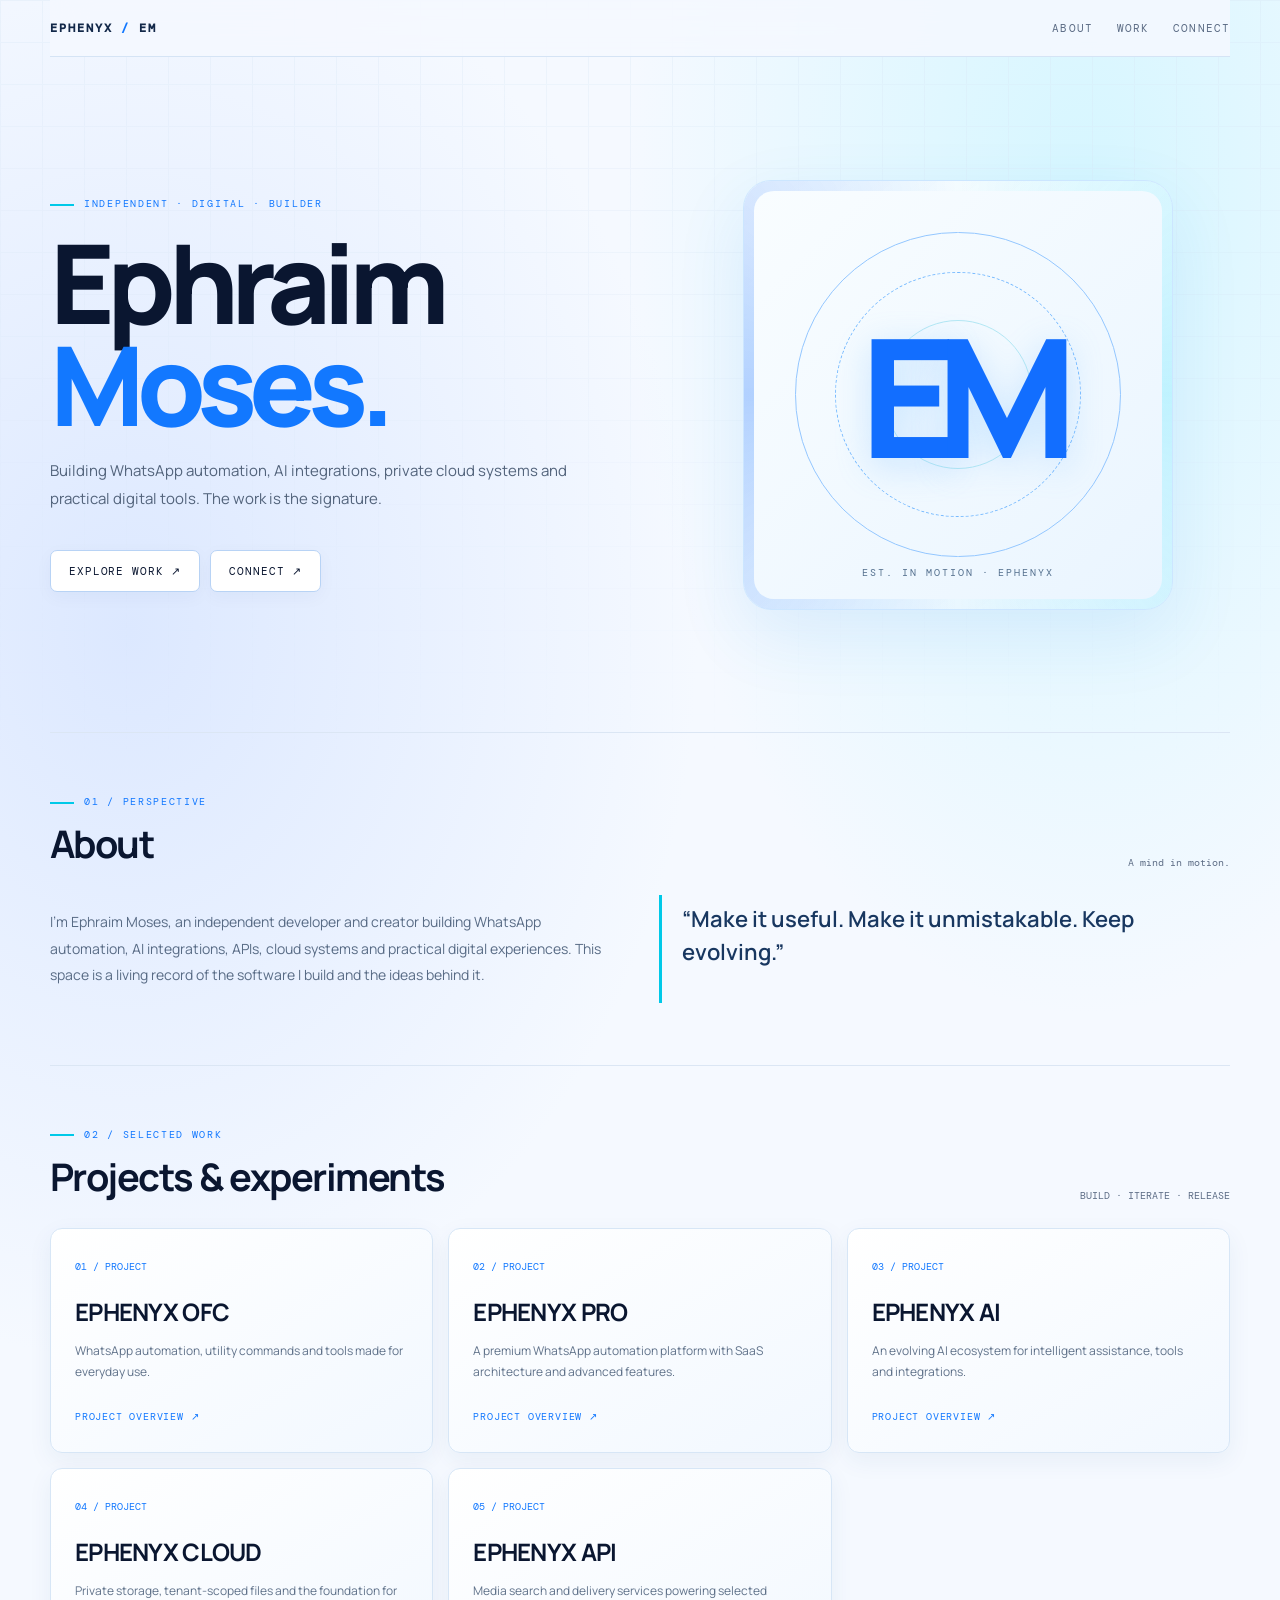
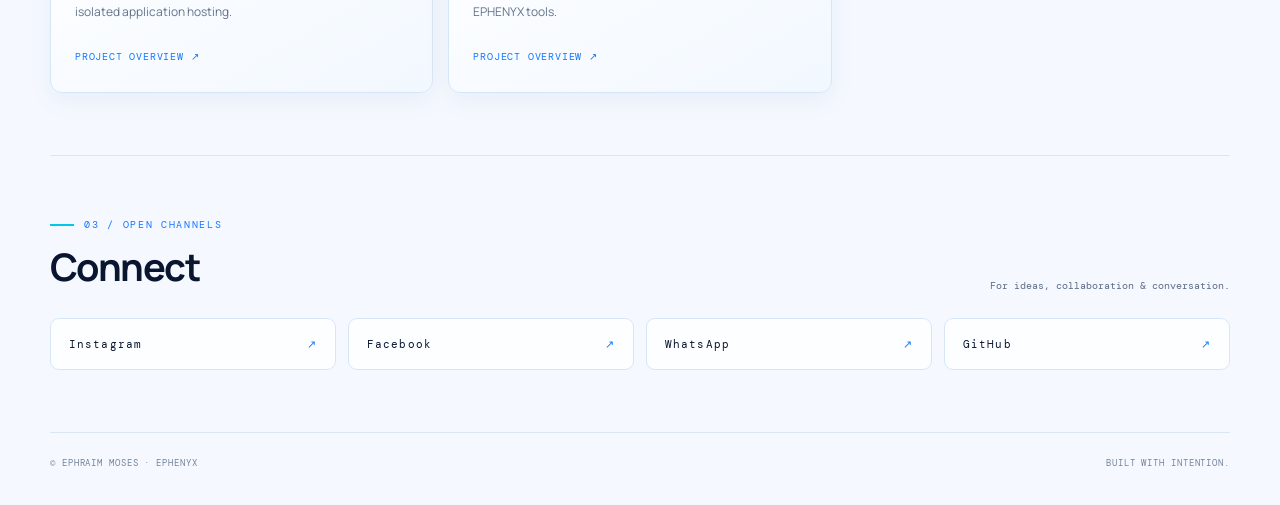
<file: index.html>
<!doctype html>
<html lang="en"><head>
<meta charset="utf-8"><meta name="viewport" content="width=device-width,initial-scale=1">
<title>Ephraim Moses | EPHENYX — Developer, Creator & Digital Builder</title>
<meta name="description" content="Meet Ephraim Moses, creator of EPHENYX. Explore WhatsApp automation projects, software experiments, AI tools and digital work.">
<meta name="referrer" content="strict-origin-when-cross-origin">
<meta name="author" content="Ephraim Moses"><meta name="robots" content="index,follow"><meta name="theme-color" content="#f5f9ff">
<link rel="canonical" href="https://ephraimofc.github.io/EPHENYX/"><link rel="icon" href="favicon.svg" type="image/svg+xml"><link rel="preconnect" href="https://fonts.googleapis.com"><link rel="preconnect" href="https://fonts.gstatic.com" crossorigin><link rel="stylesheet" href="https://fonts.googleapis.com/css2?family=DM+Mono&amp;family=Manrope:wght@300;400;600&amp;family=Playfair+Display:ital,wght@0,400;0,500;1,400&amp;display=swap">
<meta property="og:title" content="Ephraim Moses · EPHENYX"><meta property="og:description" content="Independent builder. Digital work. EPHENYX."><meta property="og:url" content="https://ephraimofc.github.io/EPHENYX/"><meta property="og:type" content="website"><meta name="twitter:card" content="summary"><meta name="twitter:title" content="Ephraim Moses | EPHENYX"><meta name="twitter:description" content="Independent developer building WhatsApp automation, AI integrations, cloud systems and practical digital tools.">
<script type="application/ld+json">{"@context":"https://schema.org","@graph":[{"@type":"WebSite","name":"EPHENYX","url":"https://ephraimofc.github.io/EPHENYX/","description":"The official website of Ephraim Moses: software, WhatsApp automation, AI and digital projects."},{"@type":"Person","name":"Ephraim Moses","url":"https://ephraimofc.github.io/EPHENYX/","description":"Independent developer and creator behind EPHENYX, exploring software, WhatsApp automation, AI and digital tools.","sameAs":["https://github.com/EphraimOFC","https://www.facebook.com/share/1F3VkrP8Ye/","https://wa.me/qr/BTVJLOVQTSO5B1","https://www.instagram.com/mrephraimofc/"]}]}</script>
<style>
:root{--bg:#f5f9ff;--fg:#0a1630;--muted:#5c6c85;--accent:#1278ff;--cyan:#00c9e8;--line:#dbe6f4;--panel:#fff;--mono:'DM Mono',monospace;--sans:'Manrope',sans-serif}
*{box-sizing:border-box}html{scroll-behavior:smooth}body{margin:0;color:var(--fg);font-family:var(--sans);background:radial-gradient(ellipse at 85% 10%,#d5f6ff 0,transparent 30%),radial-gradient(ellipse at 10% 30%,#dce8ff 0,transparent 35%),var(--bg);overflow-x:hidden}
body:before{content:"";position:fixed;inset:0;pointer-events:none;background-image:linear-gradient(#d8e6f4 1px,transparent 1px),linear-gradient(90deg,#d8e6f4 1px,transparent 1px);background-size:42px 42px;opacity:.35;mask-image:linear-gradient(to bottom,black,transparent 85%);z-index:-1}
.wrap{width:min(1180px,calc(100% - 40px));margin:auto}.top{display:flex;justify-content:space-between;align-items:center;padding:20px 0;border-bottom:1px solid #d5e4f5;position:sticky;top:0;background:#f5f9ffdd;backdrop-filter:blur(18px);z-index:10}.brand{font:700 12px var(--mono);letter-spacing:.16em;color:#122849}.brand span{color:var(--accent)}nav{display:flex;gap:24px}nav a{color:var(--muted);font:11px var(--mono);text-decoration:none;letter-spacing:.1em;text-transform:uppercase}nav a:hover{color:var(--accent)}
.hero{min-height:75vh;display:grid;grid-template-columns:1.05fr .95fr;align-items:center;gap:35px;padding:58px 0}.eyebrow{color:var(--accent);font:10px var(--mono);letter-spacing:.17em;text-transform:uppercase}.eyebrow:before{content:"";display:inline-block;width:24px;height:2px;background:var(--cyan);vertical-align:middle;margin-right:10px}
h1{font:clamp(60px,8.6vw,112px)/.92 var(--sans);font-weight:800;letter-spacing:-.07em;margin:22px 0}h1 em{font-style:normal;color:var(--accent)}.lead{max-width:520px;color:#52637b;line-height:1.85;font-size:15px}.btn{display:inline-block;margin:22px 10px 0 0;border:1px solid #b8d3f5;border-radius:7px;padding:13px 18px;text-decoration:none;color:var(--fg);font:11px var(--mono);letter-spacing:.08em;text-transform:uppercase;background:white;box-shadow:0 5px 18px #183b6b0a}.btn:hover{background:var(--accent);border-color:var(--accent);color:white}
.seal{aspect-ratio:1;max-width:430px;width:100%;margin:auto;position:relative;display:grid;place-items:center;background:linear-gradient(145deg,#ffffffc8,#e4f4ffb0);border:1px solid #cce6ff;border-radius:28px;box-shadow:0 25px 70px #2b7fe21a;overflow:hidden}.seal:before{content:"";position:absolute;width:140%;height:140%;background:conic-gradient(from 0deg,transparent,#a9efff,transparent,#8cb9ff,transparent);animation:rotate 18s linear infinite;opacity:.65}.seal:after{content:"";position:absolute;inset:10px;background:linear-gradient(135deg,#f9fdff,#eaf5ff);border-radius:20px}.ring{position:absolute;border:1px solid #94c7ff;border-radius:50%;inset:12%;z-index:1}.ring:before,.ring:after{content:"";position:absolute;inset:12%;border:1px dashed #77baff;border-radius:50%}.ring:after{inset:27%;border-style:solid;border-color:#b4e8f4}.seal strong{font:800 clamp(100px,15vw,165px) var(--sans);letter-spacing:-.13em;color:#126eff;z-index:2;text-shadow:0 8px 35px #6bb9ff50}.seal small{position:absolute;bottom:7%;font:10px var(--mono);letter-spacing:.2em;color:#55718f;z-index:2}@keyframes rotate{to{transform:rotate(360deg)}}
section{padding:62px 0;border-top:1px solid var(--line)}.head{display:flex;justify-content:space-between;align-items:end;margin-bottom:26px;gap:15px}.head h2{font:700 38px var(--sans);letter-spacing:-.04em;margin:9px 0 0}.head small{font:10px var(--mono);color:var(--muted)}
.about{display:grid;grid-template-columns:1fr 1fr;gap:38px;color:#586b85;line-height:1.9;font-size:14px}.quote{border-left:3px solid var(--cyan);padding:8px 0 8px 20px;font:600 22px/1.5 var(--sans);color:#183760}
.projects{display:grid;grid-template-columns:repeat(3,1fr);gap:15px}.project{border:1px solid #d7e6f6;border-radius:12px;background:linear-gradient(150deg,#fff,#f2f8ff);padding:24px;min-height:225px;position:relative;transition:.2s;box-shadow:0 8px 25px #1c4d8010}.project:hover{border-color:#8fc5ff;transform:translateY(-4px);box-shadow:0 18px 38px #2b70bf18}.project small{font:10px var(--mono);color:var(--accent)}.project h3{font:700 24px var(--sans);letter-spacing:-.03em;margin:20px 0 10px}.project p{color:#60728a;font-size:12px;line-height:1.8}.project a{display:inline-block;margin-top:15px;color:var(--accent);font:10px var(--mono);text-decoration:none;text-transform:uppercase;letter-spacing:.08em}
.links{display:flex;gap:12px;flex-wrap:wrap}.social{flex:1;min-width:170px;border:1px solid #d7e6f6;border-radius:9px;background:#ffffffc7;padding:18px;text-decoration:none;color:var(--fg);font:11px var(--mono);letter-spacing:.1em;display:flex;justify-content:space-between}.social span{color:var(--accent)}.social:hover{border-color:#84baff;background:#eef7ff}
footer{border-top:1px solid var(--line);padding:24px 0 36px;display:flex;justify-content:space-between;color:#73849a;font:9px var(--mono);letter-spacing:.1em;text-transform:uppercase}
@media(max-width:700px){.hero{grid-template-columns:1fr;padding:48px 0 35px;min-height:auto}.seal{max-width:290px}.top nav{gap:12px}.top nav a{font-size:9px}.projects{grid-template-columns:1fr}.project{min-height:185px}.about{grid-template-columns:1fr}.head{align-items:flex-start;flex-direction:column}.head h2{font-size:32px}h1{font-size:clamp(58px,15vw,85px)}.top{padding:15px 0}}
*{scroll-margin-top:90px}a:focus-visible{outline:3px solid var(--cyan);outline-offset:3px}@media(prefers-reduced-motion:reduce){html{scroll-behavior:auto}*,*:before,*:after{animation:none!important;transition:none!important}}\n</style></head>
<body><div class="wrap">
<header class="top"><div class="brand">EPHENYX <span>/</span> EM</div><nav><a href="#about">About</a><a href="#work">Work</a><a href="ai.html">Connect</a></nav></header>
<main>
<div class="hero"><div><div class="eyebrow" id="kicker">Independent · Digital · Builder</div><h1 id="name">Ephraim<br><em>Moses.</em></h1><p class="lead" id="intro">Building ideas into digital tools, automation and experiences. The work is the signature.</p><a class="btn" href="#work">Explore work ↗</a><a class="btn" href="#connect">Connect ↗</a></div><div class="seal"><div class="ring"></div><strong>EM</strong><small>EST. IN MOTION · EPHENYX</small></div></div>
<section id="about"><div class="head"><div><div class="eyebrow">01 / Perspective</div><h2>About</h2></div><small id="aboutTag">A mind in motion.</small></div><div class="about"><p id="aboutText">Developer, creator and technology enthusiast building digital experiences.</p><div class="quote" id="quote">“Make it useful. Make it unmistakable. Keep evolving.”</div></div></section>
<section id="work"><div class="head"><div><div class="eyebrow">02 / Selected work</div><h2>Projects & experiments</h2></div><small>BUILD · ITERATE · RELEASE</small></div><div class="projects" id="projects">
<article class="project"><small>01 / PROJECT</small><h3>EPHENYX OFC</h3><p>WhatsApp automation, utility commands and tools made for everyday use.</p><a href="ofc.html">Explore repository ↗</a></article>
<article class="project"><small>02 / PROJECT</small><h3>EPHENYX PRO</h3><p>A premium WhatsApp automation platform with SaaS architecture and advanced features.</p><a href="pro.html">Explore repository ↗</a></article>
<article class="project"><small>03 / PROJECT</small><h3>EPHENYX AI</h3><p>An evolving AI ecosystem for intelligent assistance, tools and integrations.</p><a href="#connect">In development ↗</a></article>
<article class="project"><small>04 / PROJECT</small><h3>EPHENYX CLOUD</h3><p>Private storage, tenant-scoped files and the foundation for isolated application hosting.</p><a href="cloud.html">Project overview ↗</a></article>
<article class="project"><small>05 / PROJECT</small><h3>EPHENYX API</h3><p>Media search and delivery services powering selected EPHENYX tools.</p><a href="api.html">Explore repository ↗</a></article>
</div></section>
<section id="connect"><div class="head"><div><div class="eyebrow">03 / Open channels</div><h2>Connect</h2></div><small id="contactIntro">Ideas · Collaboration · Conversation</small></div><div class="links" id="contacts">
<a class="social" href="https://www.instagram.com/mrephraimofc/" target="_blank" rel="noopener noreferrer">Instagram <span>↗</span></a>
<a class="social" href="https://www.facebook.com/share/1F3VkrP8Ye/" target="_blank" rel="noopener noreferrer">Facebook <span>↗</span></a>
<a class="social" href="https://wa.me/qr/BTVJLOVQTSO5B1" target="_blank" rel="noopener noreferrer">WhatsApp <span>↗</span></a>
<a class="social" href="https://github.com/EphraimOFC" target="_blank" rel="noopener noreferrer">GitHub <span>↗</span></a>
</div></section>
</main><footer><span id="foot">© Ephraim Moses · EPHENYX</span><span>Built with intention.</span></footer></div>
<script>
const fallback={name:"Ephraim Moses",heroKicker:"Independent · Digital · Builder",heroBio:"Building ideas into digital tools, automation and experiences. The work is the signature.",about:"I’m Ephraim Moses, an independent developer and creator exploring technology, automation, AI and practical digital experiences. This space is a living record of the things I build and the ideas behind them.",aboutTag:"A mind in motion.",quote:"Make it useful. Make it unmistakable. Keep evolving.",contactCaption:"For ideas, collaboration & conversation.",footer:"© Ephraim Moses · EPHENYX",projects:[{name:"EPHENYX OFC",description:"WhatsApp automation, utility commands and tools made for everyday use.",url:"https://github.com/EphraimOFC/EPHENYX-OFC",label:"Explore repository"},{name:"EPHENYX PRO",description:"Premium WhatsApp automation with SaaS architecture and advanced features.",url:"https://github.com/EphraimOFC/EPHENYXPRO",label:"Explore repository"},{name:"EPHENYX AI",description:"An evolving AI ecosystem for assistance, tools and integrations.",url:"#connect",label:"In development"},{name:"EPHENYX CLOUD",description:"Private storage, tenant-scoped files and the foundation for isolated application hosting.",url:"https://github.com/EphraimOFC/EPHENYX",label:"Project overview"},{name:"EPHENYX API",description:"Media search and delivery services powering selected EPHENYX tools.",url:"https://github.com/EphraimOFC/mrephraimofc-ephenyx-apis",label:"Explore repository"}],contacts:[{name:"Facebook",url:"https://www.facebook.com/share/1F3VkrP8Ye/"},{name:"WhatsApp",url:"https://wa.me/qr/BTVJLOVQTSO5B1"},{name:"GitHub",url:"https://github.com/EphraimOFC"}]};
const esc=v=>String(v??"").replace(/[&<>"']/g,c=>({"&":"&amp;","<":"&lt;",">":"&gt;",'"':"&quot;","'":"&#39;"}[c]));
const safe=v=>{try{const u=new URL(v,location.href);return ["https:","http:"].includes(u.protocol)?esc(u.href):"#"}catch{return "#"}};
async function render(){let d=fallback;try{const r=await fetch("./data.json",{cache:"no-store"});if(r.ok)d={...fallback,...await r.json()}}catch{}
document.getElementById("kicker").textContent=d.heroKicker;const n=String(d.name||fallback.name).split(" ");document.getElementById("name").innerHTML=esc(n.shift())+"<br><em>"+esc(n.join(" "))+".</em>";document.getElementById("intro").textContent=d.heroBio;document.getElementById("aboutTag").textContent=d.aboutTag;document.getElementById("aboutText").textContent=d.about;document.getElementById("quote").textContent="“"+d.quote+"”";document.getElementById("contactIntro").textContent=d.contactCaption;document.getElementById("foot").textContent=d.footer;
document.getElementById("projects").innerHTML=(d.projects||[]).map((p,i)=>'<article class="project"><small>0'+(i+1)+' / PROJECT</small><h3>'+esc(p.name)+'</h3><p>'+esc(p.description)+'</p><a href="'+safe(p.url)+'" target="_blank" rel="noopener noreferrer">'+esc(p.label||"Open link")+' ↗</a></article>').join("");
document.getElementById("contacts").innerHTML=(d.contacts||[]).map(c=>'<a class="social" href="'+safe(c.url)+'" target="_blank" rel="noopener noreferrer">'+esc(c.name)+' <span>↗</span></a>').join("")}
render();
</script></body></html>
</file>
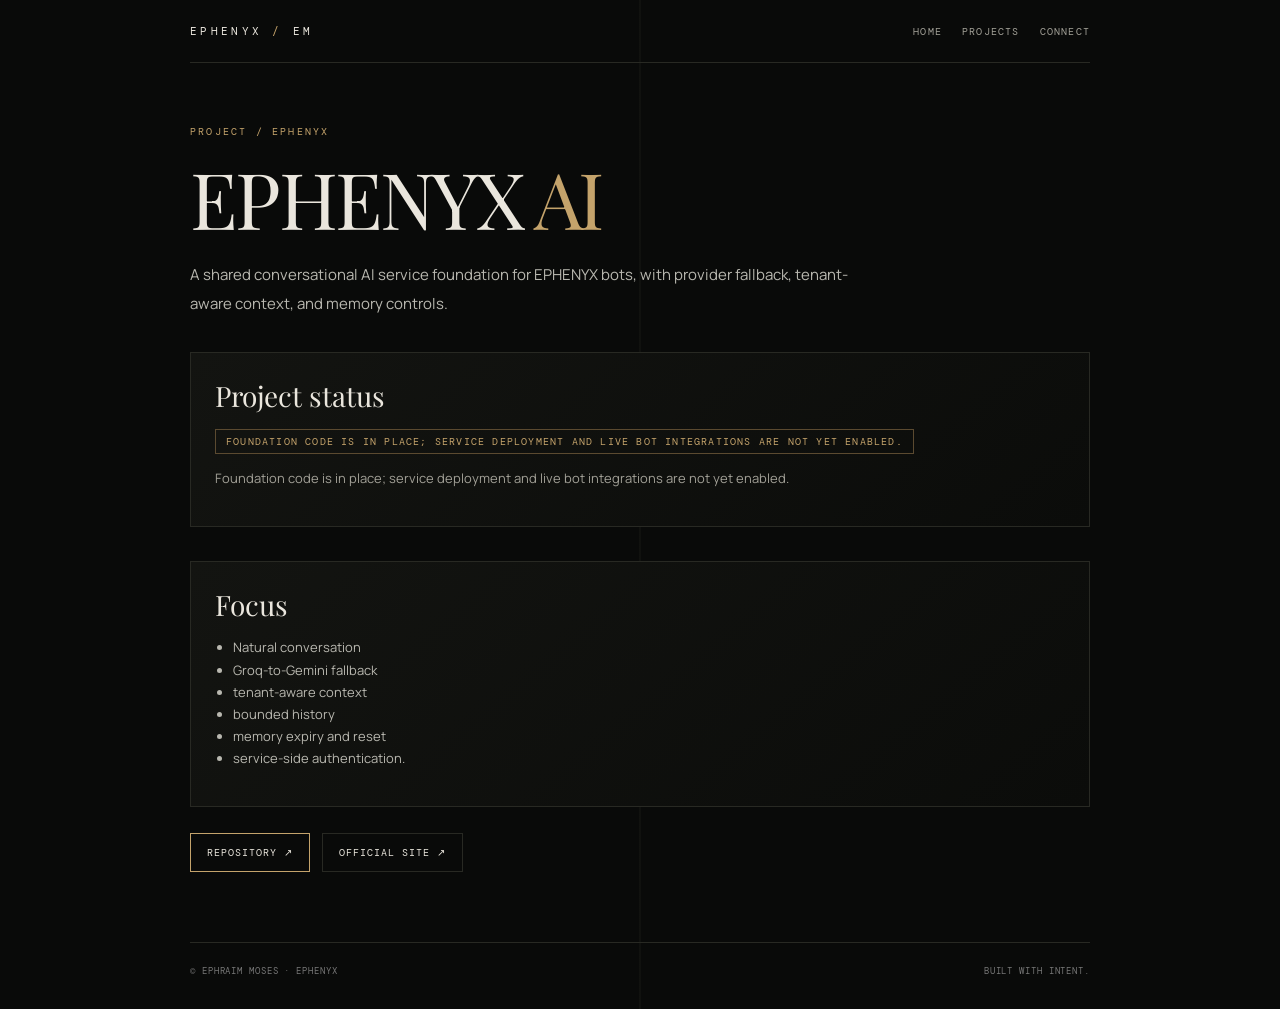
<file: projects/ephenyx-ai/index.html>
<!doctype html>
<html lang="en">
<head>
<meta charset="utf-8">
<meta name="viewport" content="width=device-width,initial-scale=1">
<title>EPHENYX AI | EPHENYX — Ephraim Moses</title>
<meta name="description" content="EPHENYX AI is a shared conversational service foundation. It uses Groq as the primary provider with Gemini fallback and keeps conversation context scoped by bot, tenant, user, and chat.">
<meta name="author" content="Ephraim Moses">
<meta name="robots" content="index,follow">
<meta name="theme-color" content="#090909">
<link rel="canonical" href="https://ephraimofc.github.io/EPHENYX/projects/ephenyx-ai/">
<meta property="og:title" content="EPHENYX AI | EPHENYX">
<meta property="og:description" content="EPHENYX AI is a shared conversational service foundation. It uses Groq as the primary provider with Gemini fallback and keeps conversation context scoped by bot, tenant, user, and chat.">
<meta property="og:url" content="https://ephraimofc.github.io/EPHENYX/projects/ephenyx-ai/">
<meta property="og:type" content="website">
<meta name="twitter:card" content="summary">
<link rel="stylesheet" href="../../assets/project.css">
<link rel="preconnect" href="https://fonts.googleapis.com">
<link rel="preconnect" href="https://fonts.gstatic.com" crossorigin>
<link href="https://fonts.googleapis.com/css2?family=DM+Mono&family=Manrope:wght@300;400;600&family=Playfair+Display:ital,wght@0,400;0,500;1,400&display=swap" rel="stylesheet">
<script type="application/ld+json">
{"@context":"https://schema.org","@graph":[{"@type":"WebPage","name":"EPHENYX AI","url":"https://ephraimofc.github.io/EPHENYX/projects/ephenyx-ai/","description":"EPHENYX AI is a shared conversational service foundation. It uses Groq as the primary provider with Gemini fallback and keeps conversation context scoped by bot, tenant, user, and chat.","isPartOf":{"@type":"WebSite","name":"EPHENYX","url":"https://ephraimofc.github.io/EPHENYX/"}},{"@type":"SoftwareApplication","name":"EPHENYX AI","applicationCategory":"DeveloperApplication","description":"EPHENYX AI is a shared conversational service foundation. It uses Groq as the primary provider with Gemini fallback and keeps conversation context scoped by bot, tenant, user, and chat.","creator":{"@type":"Person","name":"Ephraim Moses","url":"https://ephraimofc.github.io/EPHENYX/"},"url":"https://ephraimofc.github.io/EPHENYX/projects/ephenyx-ai/","codeRepository":"https://github.com/EphraimOFC/EPHENYX-AI"}]}
</script>
</head>
<body><div class="wrap">
<header class="top"><a class="brand" href="../../">EPHENYX <span>/</span> EM</a><nav><a href="../../">Home</a><a href="../../#work">Projects</a><a href="../../#connect">Connect</a></nav></header>
<main><div class="eyebrow">Project / EPHENYX</div><h1>EPHENYX <em>AI</em></h1><p class="lead">A shared conversational AI service foundation for EPHENYX bots, with provider fallback, tenant-aware context, and memory controls.</p>
<section class="panel"><h2>Project status</h2><span class="status">Foundation code is in place; service deployment and live bot integrations are not yet enabled.</span><p>Foundation code is in place; service deployment and live bot integrations are not yet enabled.</p></section>
<section class="panel"><h2>Focus</h2><ul><li>Natural conversation</li><li>Groq-to-Gemini fallback</li><li>tenant-aware context</li><li>bounded history</li><li>memory expiry and reset</li><li>service-side authentication.</li></ul></section>
<div class="links"><a class="primary" href="https://github.com/EphraimOFC/EPHENYX-AI" target="_blank" rel="noopener noreferrer">Repository ↗</a><a href="../../">Official site ↗</a></div>
</main><footer><span>© Ephraim Moses · EPHENYX</span><span>Built with intent.</span></footer>
</div></body></html>
</file>
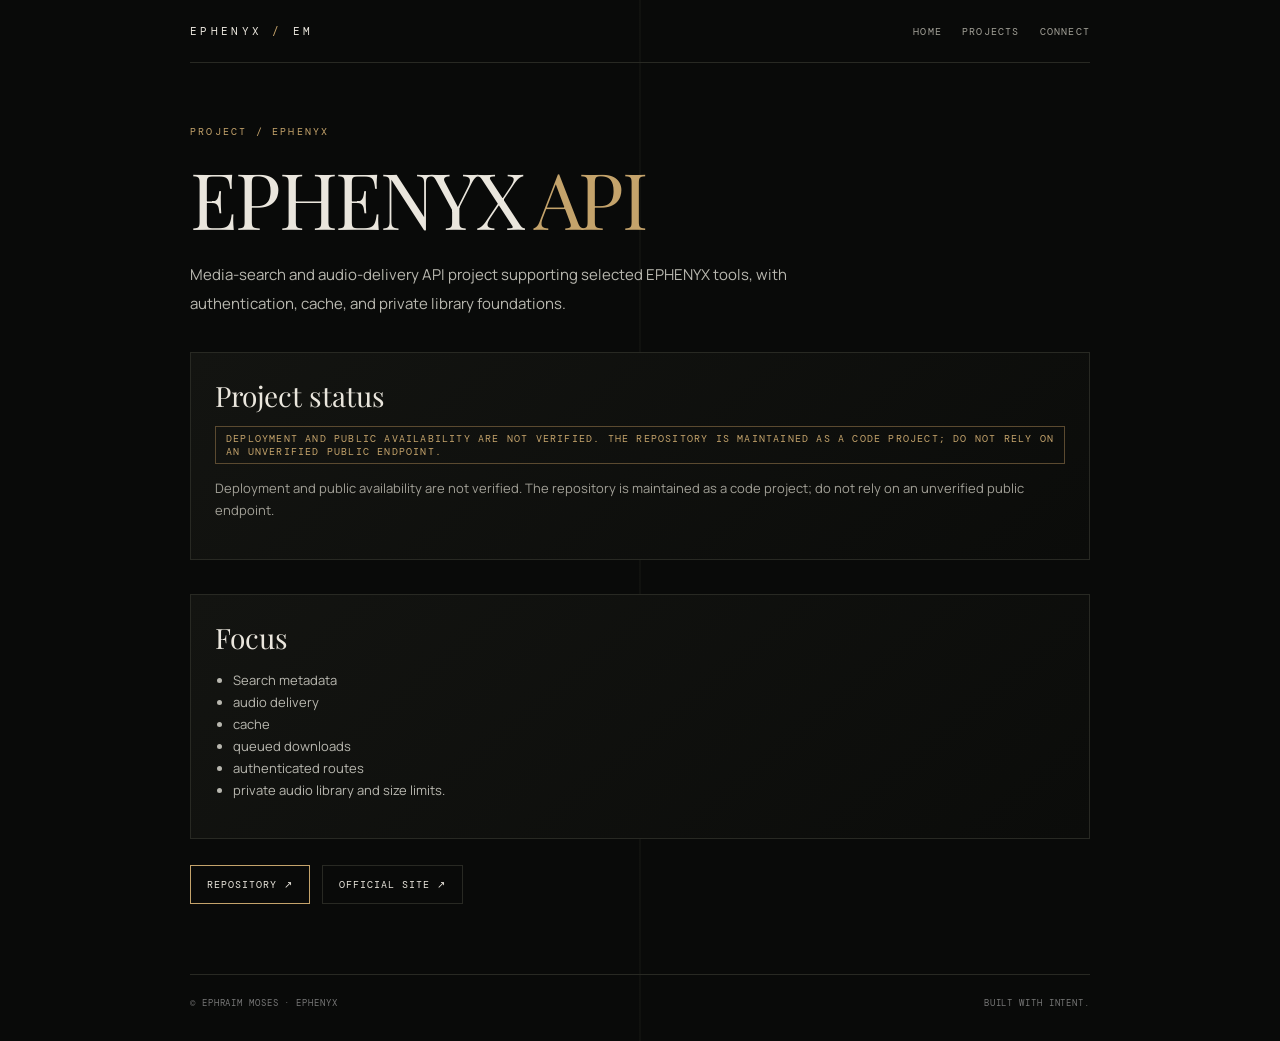
<file: projects/ephenyx-api/index.html>
<!doctype html>
<html lang="en">
<head>
<meta charset="utf-8">
<meta name="viewport" content="width=device-width,initial-scale=1">
<title>EPHENYX API | EPHENYX — Ephraim Moses</title>
<meta name="description" content="EPHENYX API is the media-service project supporting selected EPHENYX tools. The source includes search and audio delivery, authenticated media routes, caching, and a private library with bounded storage.">
<meta name="author" content="Ephraim Moses">
<meta name="robots" content="index,follow">
<meta name="theme-color" content="#090909">
<link rel="canonical" href="https://ephraimofc.github.io/EPHENYX/projects/ephenyx-api/">
<meta property="og:title" content="EPHENYX API | EPHENYX">
<meta property="og:description" content="EPHENYX API is the media-service project supporting selected EPHENYX tools. The source includes search and audio delivery, authenticated media routes, caching, and a private library with bounded storage.">
<meta property="og:url" content="https://ephraimofc.github.io/EPHENYX/projects/ephenyx-api/">
<meta property="og:type" content="website">
<meta name="twitter:card" content="summary">
<link rel="stylesheet" href="../../assets/project.css">
<link rel="preconnect" href="https://fonts.googleapis.com">
<link rel="preconnect" href="https://fonts.gstatic.com" crossorigin>
<link href="https://fonts.googleapis.com/css2?family=DM+Mono&family=Manrope:wght@300;400;600&family=Playfair+Display:ital,wght@0,400;0,500;1,400&display=swap" rel="stylesheet">
<script type="application/ld+json">
{"@context":"https://schema.org","@graph":[{"@type":"WebPage","name":"EPHENYX API","url":"https://ephraimofc.github.io/EPHENYX/projects/ephenyx-api/","description":"EPHENYX API is the media-service project supporting selected EPHENYX tools. The source includes search and audio delivery, authenticated media routes, caching, and a private library with bounded storage.","isPartOf":{"@type":"WebSite","name":"EPHENYX","url":"https://ephraimofc.github.io/EPHENYX/"}},{"@type":"SoftwareApplication","name":"EPHENYX API","applicationCategory":"DeveloperApplication","description":"EPHENYX API is the media-service project supporting selected EPHENYX tools. The source includes search and audio delivery, authenticated media routes, caching, and a private library with bounded storage.","creator":{"@type":"Person","name":"Ephraim Moses","url":"https://ephraimofc.github.io/EPHENYX/"},"url":"https://ephraimofc.github.io/EPHENYX/projects/ephenyx-api/","codeRepository":"https://github.com/EphraimOFC/mrephraimofc-ephenyx-apis"}]}
</script>
</head>
<body><div class="wrap">
<header class="top"><a class="brand" href="../../">EPHENYX <span>/</span> EM</a><nav><a href="../../">Home</a><a href="../../#work">Projects</a><a href="../../#connect">Connect</a></nav></header>
<main><div class="eyebrow">Project / EPHENYX</div><h1>EPHENYX <em>API</em></h1><p class="lead">Media-search and audio-delivery API project supporting selected EPHENYX tools, with authentication, cache, and private library foundations.</p>
<section class="panel"><h2>Project status</h2><span class="status">Deployment and public availability are not verified. The repository is maintained as a code project; do not rely on an unverified public endpoint.</span><p>Deployment and public availability are not verified. The repository is maintained as a code project; do not rely on an unverified public endpoint.</p></section>
<section class="panel"><h2>Focus</h2><ul><li>Search metadata</li><li>audio delivery</li><li>cache</li><li>queued downloads</li><li>authenticated routes</li><li>private audio library and size limits.</li></ul></section>
<div class="links"><a class="primary" href="https://github.com/EphraimOFC/mrephraimofc-ephenyx-apis" target="_blank" rel="noopener noreferrer">Repository ↗</a><a href="../../">Official site ↗</a></div>
</main><footer><span>© Ephraim Moses · EPHENYX</span><span>Built with intent.</span></footer>
</div></body></html>
</file>
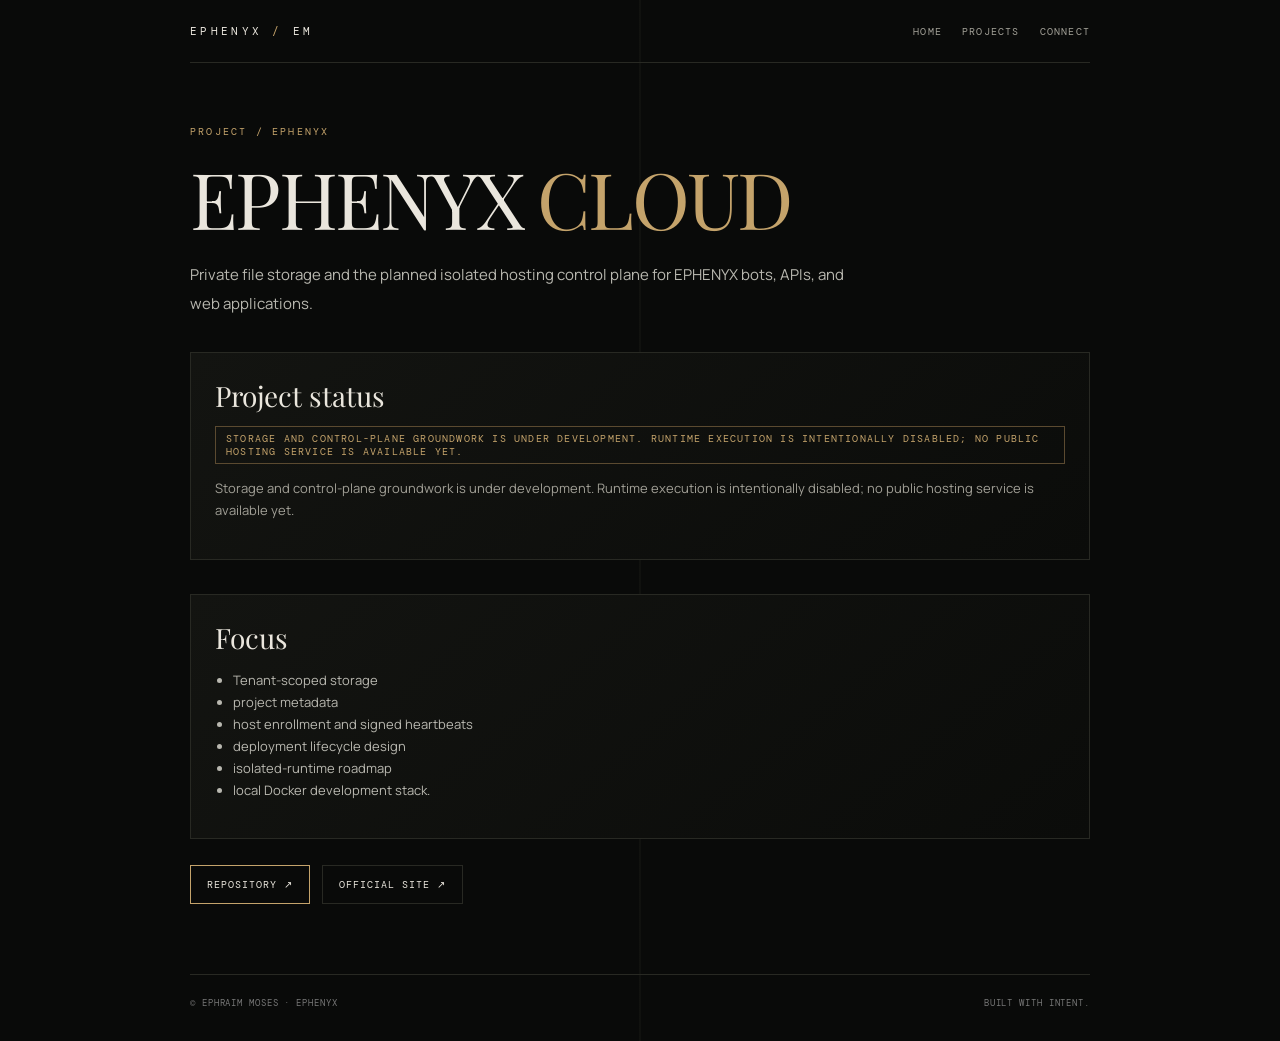
<file: projects/ephenyx-cloud/index.html>
<!doctype html>
<html lang="en">
<head>
<meta charset="utf-8">
<meta name="viewport" content="width=device-width,initial-scale=1">
<title>EPHENYX CLOUD | EPHENYX — Ephraim Moses</title>
<meta name="description" content="EPHENYX CLOUD is the private storage and hosting infrastructure project for EPHENYX. The roadmap covers project management, deployment lifecycle, isolated runtimes, logs, health checks, environment configuration, domains, persistence, and backups.">
<meta name="author" content="Ephraim Moses">
<meta name="robots" content="index,follow">
<meta name="theme-color" content="#090909">
<link rel="canonical" href="https://ephraimofc.github.io/EPHENYX/projects/ephenyx-cloud/">
<meta property="og:title" content="EPHENYX CLOUD | EPHENYX">
<meta property="og:description" content="EPHENYX CLOUD is the private storage and hosting infrastructure project for EPHENYX. The roadmap covers project management, deployment lifecycle, isolated runtimes, logs, health checks, environment configuration, domains, persistence, and backups.">
<meta property="og:url" content="https://ephraimofc.github.io/EPHENYX/projects/ephenyx-cloud/">
<meta property="og:type" content="website">
<meta name="twitter:card" content="summary">
<link rel="stylesheet" href="../../assets/project.css">
<link rel="preconnect" href="https://fonts.googleapis.com">
<link rel="preconnect" href="https://fonts.gstatic.com" crossorigin>
<link href="https://fonts.googleapis.com/css2?family=DM+Mono&family=Manrope:wght@300;400;600&family=Playfair+Display:ital,wght@0,400;0,500;1,400&display=swap" rel="stylesheet">
<script type="application/ld+json">
{"@context":"https://schema.org","@graph":[{"@type":"WebPage","name":"EPHENYX CLOUD","url":"https://ephraimofc.github.io/EPHENYX/projects/ephenyx-cloud/","description":"EPHENYX CLOUD is the private storage and hosting infrastructure project for EPHENYX. The roadmap covers project management, deployment lifecycle, isolated runtimes, logs, health checks, environment configuration, domains, persistence, and backups.","isPartOf":{"@type":"WebSite","name":"EPHENYX","url":"https://ephraimofc.github.io/EPHENYX/"}},{"@type":"SoftwareApplication","name":"EPHENYX CLOUD","applicationCategory":"DeveloperApplication","description":"EPHENYX CLOUD is the private storage and hosting infrastructure project for EPHENYX. The roadmap covers project management, deployment lifecycle, isolated runtimes, logs, health checks, environment configuration, domains, persistence, and backups.","creator":{"@type":"Person","name":"Ephraim Moses","url":"https://ephraimofc.github.io/EPHENYX/"},"url":"https://ephraimofc.github.io/EPHENYX/projects/ephenyx-cloud/","codeRepository":"https://github.com/EphraimOFC/EPHENYX-CLOUD"}]}
</script>
</head>
<body><div class="wrap">
<header class="top"><a class="brand" href="../../">EPHENYX <span>/</span> EM</a><nav><a href="../../">Home</a><a href="../../#work">Projects</a><a href="../../#connect">Connect</a></nav></header>
<main><div class="eyebrow">Project / EPHENYX</div><h1>EPHENYX <em>CLOUD</em></h1><p class="lead">Private file storage and the planned isolated hosting control plane for EPHENYX bots, APIs, and web applications.</p>
<section class="panel"><h2>Project status</h2><span class="status">Storage and control-plane groundwork is under development. Runtime execution is intentionally disabled; no public hosting service is available yet.</span><p>Storage and control-plane groundwork is under development. Runtime execution is intentionally disabled; no public hosting service is available yet.</p></section>
<section class="panel"><h2>Focus</h2><ul><li>Tenant-scoped storage</li><li>project metadata</li><li>host enrollment and signed heartbeats</li><li>deployment lifecycle design</li><li>isolated-runtime roadmap</li><li>local Docker development stack.</li></ul></section>
<div class="links"><a class="primary" href="https://github.com/EphraimOFC/EPHENYX-CLOUD" target="_blank" rel="noopener noreferrer">Repository ↗</a><a href="../../">Official site ↗</a></div>
</main><footer><span>© Ephraim Moses · EPHENYX</span><span>Built with intent.</span></footer>
</div></body></html>
</file>
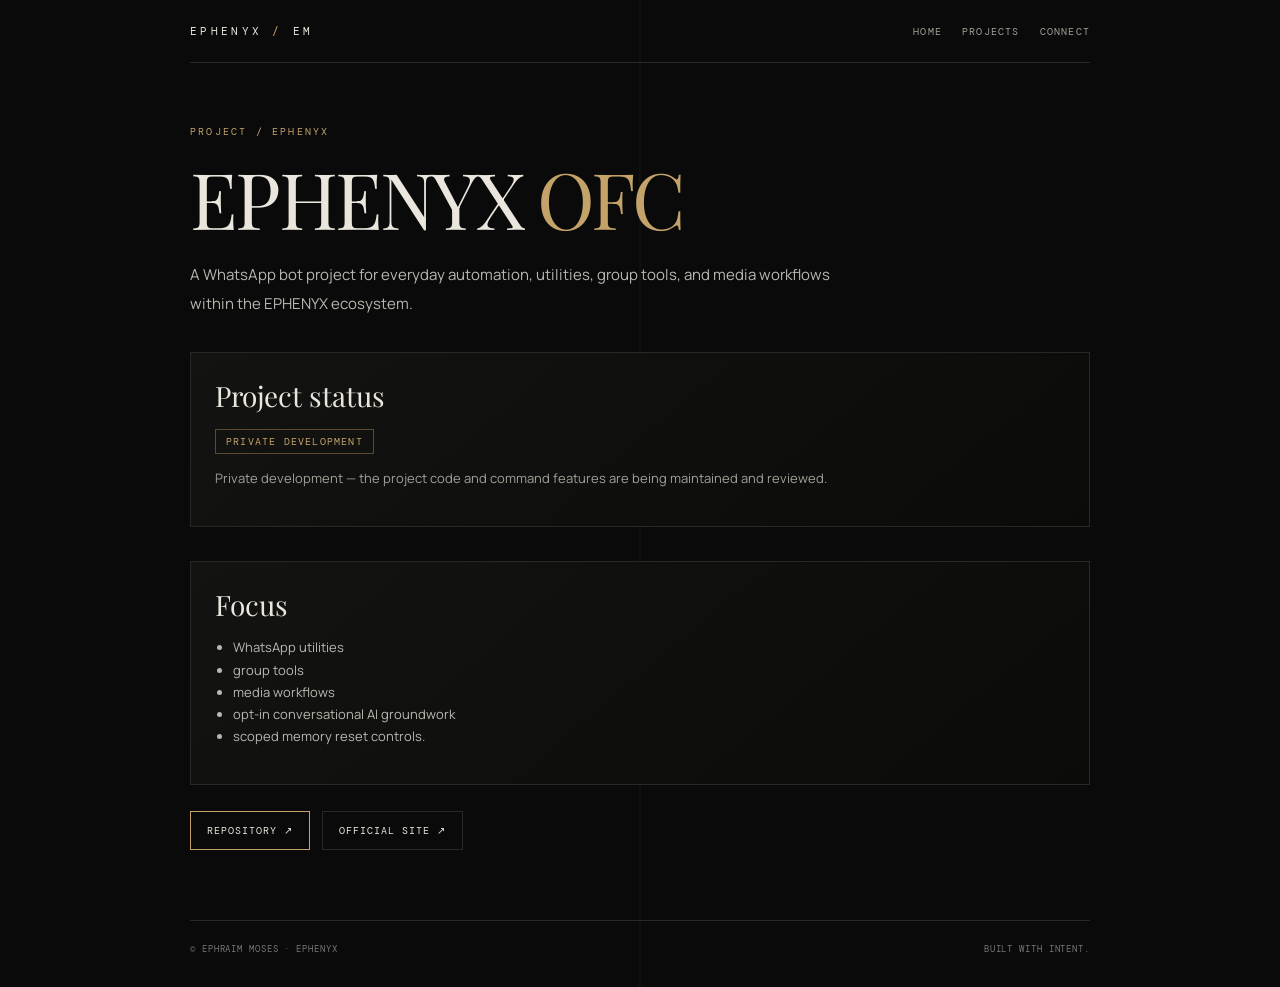
<file: projects/ephenyx-ofc/index.html>
<!doctype html>
<html lang="en">
<head>
<meta charset="utf-8">
<meta name="viewport" content="width=device-width,initial-scale=1">
<title>EPHENYX OFC | EPHENYX — Ephraim Moses</title>
<meta name="description" content="EPHENYX OFC is the everyday WhatsApp automation project in the EPHENYX ecosystem. It brings practical utilities, group features, and media tools together while its command set and infrastructure continue to evolve.">
<meta name="author" content="Ephraim Moses">
<meta name="robots" content="index,follow">
<meta name="theme-color" content="#090909">
<link rel="canonical" href="https://ephraimofc.github.io/EPHENYX/projects/ephenyx-ofc/">
<meta property="og:title" content="EPHENYX OFC | EPHENYX">
<meta property="og:description" content="EPHENYX OFC is the everyday WhatsApp automation project in the EPHENYX ecosystem. It brings practical utilities, group features, and media tools together while its command set and infrastructure continue to evolve.">
<meta property="og:url" content="https://ephraimofc.github.io/EPHENYX/projects/ephenyx-ofc/">
<meta property="og:type" content="website">
<meta name="twitter:card" content="summary">
<link rel="stylesheet" href="../../assets/project.css">
<link rel="preconnect" href="https://fonts.googleapis.com">
<link rel="preconnect" href="https://fonts.gstatic.com" crossorigin>
<link href="https://fonts.googleapis.com/css2?family=DM+Mono&family=Manrope:wght@300;400;600&family=Playfair+Display:ital,wght@0,400;0,500;1,400&display=swap" rel="stylesheet">
<script type="application/ld+json">
{"@context":"https://schema.org","@graph":[{"@type":"WebPage","name":"EPHENYX OFC","url":"https://ephraimofc.github.io/EPHENYX/projects/ephenyx-ofc/","description":"EPHENYX OFC is the everyday WhatsApp automation project in the EPHENYX ecosystem. It brings practical utilities, group features, and media tools together while its command set and infrastructure continue to evolve.","isPartOf":{"@type":"WebSite","name":"EPHENYX","url":"https://ephraimofc.github.io/EPHENYX/"}},{"@type":"SoftwareApplication","name":"EPHENYX OFC","applicationCategory":"DeveloperApplication","description":"EPHENYX OFC is the everyday WhatsApp automation project in the EPHENYX ecosystem. It brings practical utilities, group features, and media tools together while its command set and infrastructure continue to evolve.","creator":{"@type":"Person","name":"Ephraim Moses","url":"https://ephraimofc.github.io/EPHENYX/"},"url":"https://ephraimofc.github.io/EPHENYX/projects/ephenyx-ofc/","codeRepository":"https://github.com/EphraimOFC/EPHENYX-OFC"}]}
</script>
</head>
<body><div class="wrap">
<header class="top"><a class="brand" href="../../">EPHENYX <span>/</span> EM</a><nav><a href="../../">Home</a><a href="../../#work">Projects</a><a href="../../#connect">Connect</a></nav></header>
<main><div class="eyebrow">Project / EPHENYX</div><h1>EPHENYX <em>OFC</em></h1><p class="lead">A WhatsApp bot project for everyday automation, utilities, group tools, and media workflows within the EPHENYX ecosystem.</p>
<section class="panel"><h2>Project status</h2><span class="status">Private development</span><p>Private development — the project code and command features are being maintained and reviewed.</p></section>
<section class="panel"><h2>Focus</h2><ul><li>WhatsApp utilities</li><li>group tools</li><li>media workflows</li><li>opt-in conversational AI groundwork</li><li>scoped memory reset controls.</li></ul></section>
<div class="links"><a class="primary" href="https://github.com/EphraimOFC/EPHENYX-OFC" target="_blank" rel="noopener noreferrer">Repository ↗</a><a href="../../">Official site ↗</a></div>
</main><footer><span>© Ephraim Moses · EPHENYX</span><span>Built with intent.</span></footer>
</div></body></html>
</file>
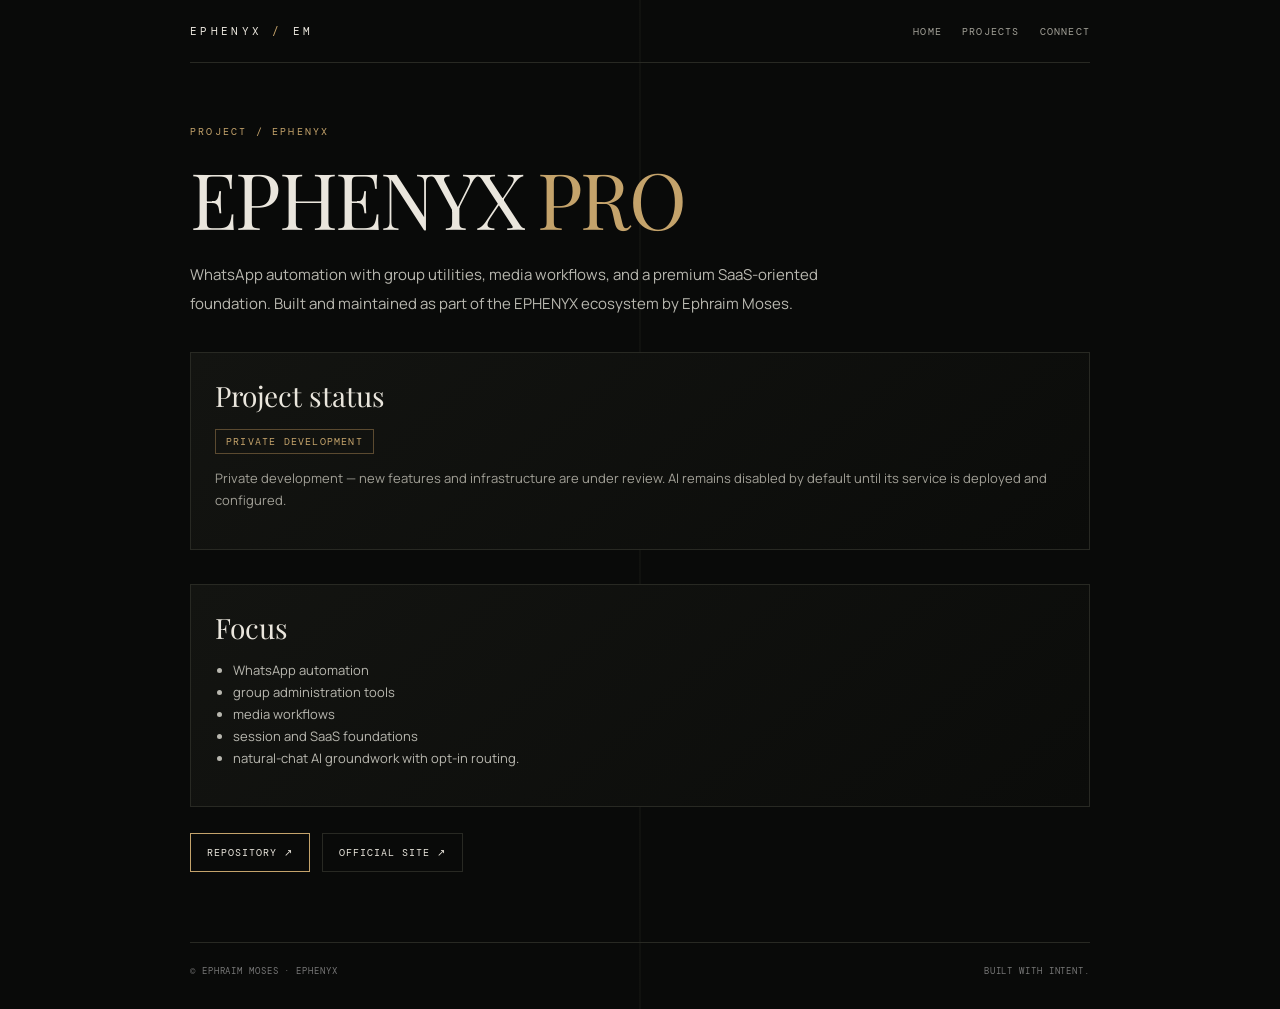
<file: projects/ephenyx-pro/index.html>
<!doctype html>
<html lang="en">
<head>
<meta charset="utf-8">
<meta name="viewport" content="width=device-width,initial-scale=1">
<title>EPHENYX PRO | EPHENYX — Ephraim Moses</title>
<meta name="description" content="EPHENYX PRO is a WhatsApp automation project focused on practical commands, group tools, media workflows, and a SaaS-oriented engine. Development continues in private.">
<meta name="author" content="Ephraim Moses">
<meta name="robots" content="index,follow">
<meta name="theme-color" content="#090909">
<link rel="canonical" href="https://ephraimofc.github.io/EPHENYX/projects/ephenyx-pro/">
<meta property="og:title" content="EPHENYX PRO | EPHENYX">
<meta property="og:description" content="EPHENYX PRO is a WhatsApp automation project focused on practical commands, group tools, media workflows, and a SaaS-oriented engine. Development continues in private.">
<meta property="og:url" content="https://ephraimofc.github.io/EPHENYX/projects/ephenyx-pro/">
<meta property="og:type" content="website">
<meta name="twitter:card" content="summary">
<link rel="stylesheet" href="../../assets/project.css">
<link rel="preconnect" href="https://fonts.googleapis.com">
<link rel="preconnect" href="https://fonts.gstatic.com" crossorigin>
<link href="https://fonts.googleapis.com/css2?family=DM+Mono&family=Manrope:wght@300;400;600&family=Playfair+Display:ital,wght@0,400;0,500;1,400&display=swap" rel="stylesheet">
<script type="application/ld+json">
{"@context":"https://schema.org","@graph":[{"@type":"WebPage","name":"EPHENYX PRO","url":"https://ephraimofc.github.io/EPHENYX/projects/ephenyx-pro/","description":"EPHENYX PRO is a WhatsApp automation project focused on practical commands, group tools, media workflows, and a SaaS-oriented engine. Development continues in private.","isPartOf":{"@type":"WebSite","name":"EPHENYX","url":"https://ephraimofc.github.io/EPHENYX/"}},{"@type":"SoftwareApplication","name":"EPHENYX PRO","applicationCategory":"DeveloperApplication","description":"EPHENYX PRO is a WhatsApp automation project focused on practical commands, group tools, media workflows, and a SaaS-oriented engine. Development continues in private.","creator":{"@type":"Person","name":"Ephraim Moses","url":"https://ephraimofc.github.io/EPHENYX/"},"url":"https://ephraimofc.github.io/EPHENYX/projects/ephenyx-pro/","codeRepository":"https://github.com/EphraimOFC/EPHENYXPRO"}]}
</script>
</head>
<body><div class="wrap">
<header class="top"><a class="brand" href="../../">EPHENYX <span>/</span> EM</a><nav><a href="../../">Home</a><a href="../../#work">Projects</a><a href="../../#connect">Connect</a></nav></header>
<main><div class="eyebrow">Project / EPHENYX</div><h1>EPHENYX <em>PRO</em></h1><p class="lead">WhatsApp automation with group utilities, media workflows, and a premium SaaS-oriented foundation. Built and maintained as part of the EPHENYX ecosystem by Ephraim Moses.</p>
<section class="panel"><h2>Project status</h2><span class="status">Private development</span><p>Private development — new features and infrastructure are under review. AI remains disabled by default until its service is deployed and configured.</p></section>
<section class="panel"><h2>Focus</h2><ul><li>WhatsApp automation</li><li>group administration tools</li><li>media workflows</li><li>session and SaaS foundations</li><li>natural-chat AI groundwork with opt-in routing.</li></ul></section>
<div class="links"><a class="primary" href="https://github.com/EphraimOFC/EPHENYXPRO" target="_blank" rel="noopener noreferrer">Repository ↗</a><a href="../../">Official site ↗</a></div>
</main><footer><span>© Ephraim Moses · EPHENYX</span><span>Built with intent.</span></footer>
</div></body></html>
</file>
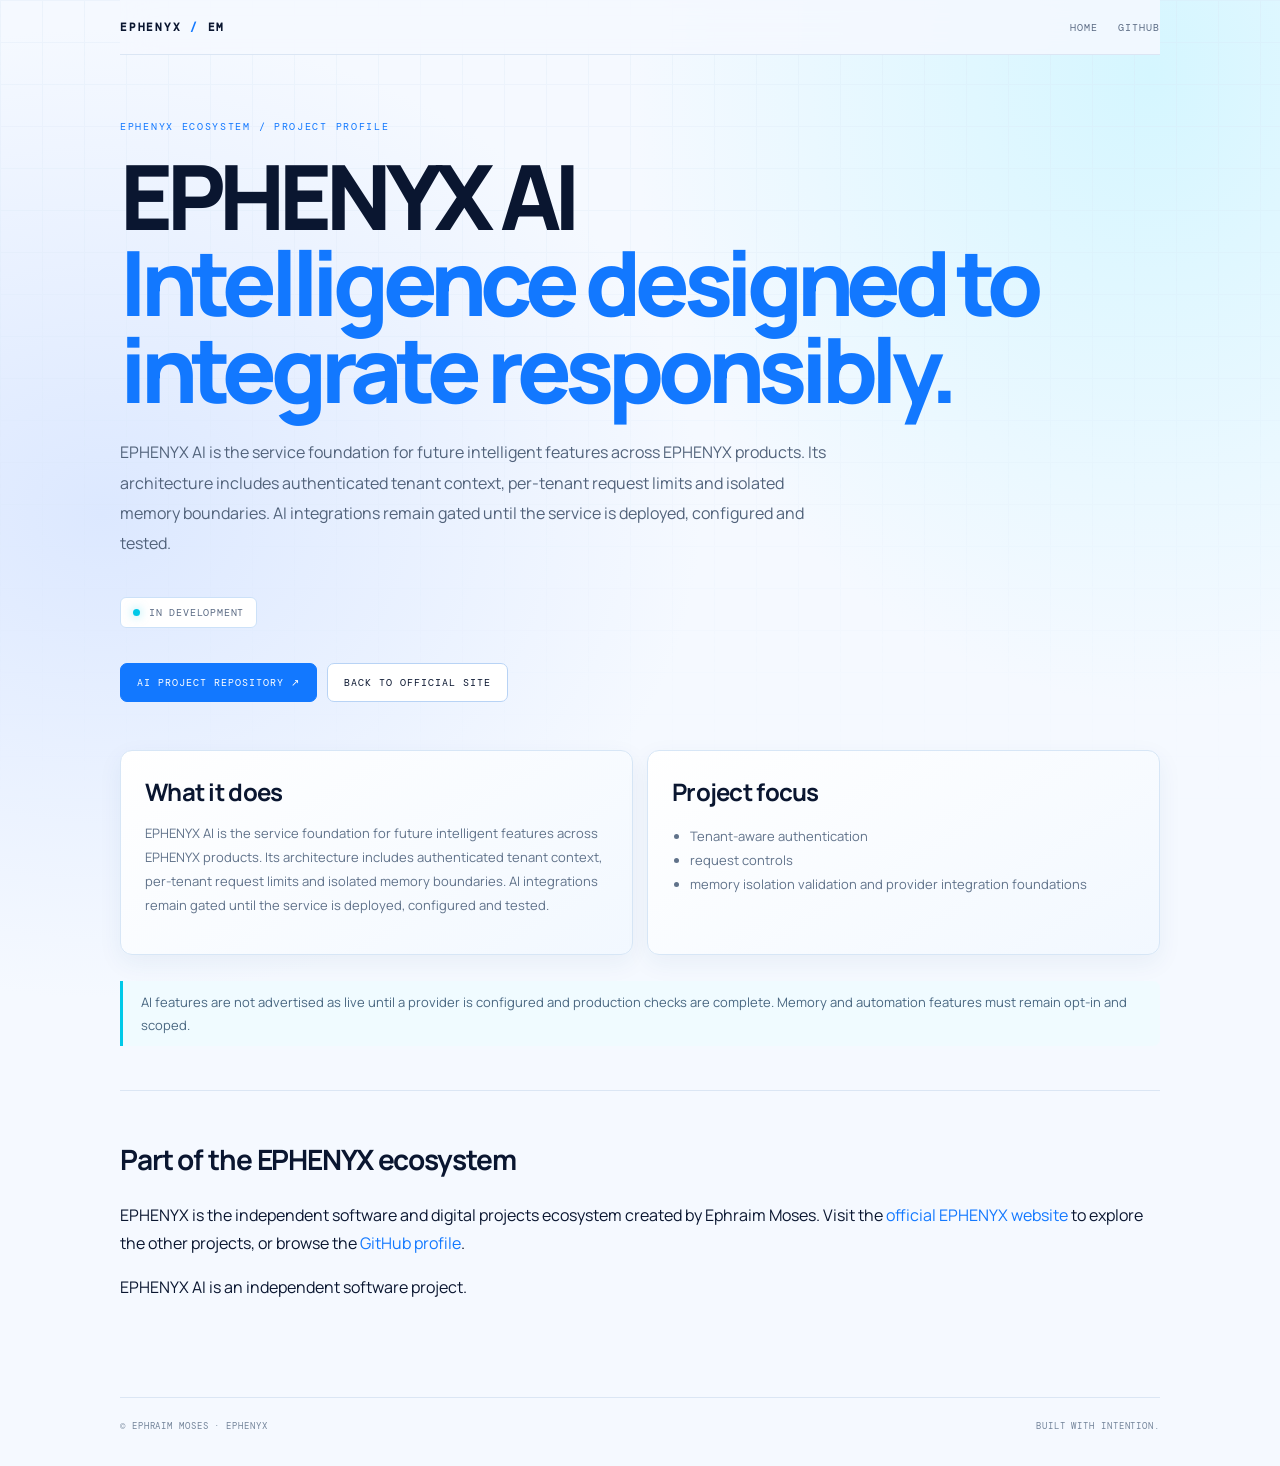
<file: ai.html>
<!doctype html>
<html lang="en"><head><meta charset="utf-8"><meta name="viewport" content="width=device-width,initial-scale=1">
<title>EPHENYX AI | AI Services &amp; Integrations</title><meta name="description" content="Learn about EPHENYX AI, the tenant-aware AI service foundation for EPHENYX products, integrations and intelligent assistance."><meta name="author" content="Ephraim Moses"><meta name="robots" content="index,follow"><meta name="theme-color" content="#f5f9ff">
<link rel="canonical" href="https://ephraimofc.github.io/EPHENYX/ai.html"><link rel="stylesheet" href="project.css"><link rel="preconnect" href="https://fonts.googleapis.com"><link rel="preconnect" href="https://fonts.gstatic.com" crossorigin><link rel="stylesheet" href="https://fonts.googleapis.com/css2?family=DM+Mono&amp;family=Manrope:wght@300;400;600&amp;family=Playfair+Display:ital,wght@0,400;0,500;1,400&amp;display=swap">
<meta property="og:type" content="website"><meta property="og:title" content="EPHENYX AI | AI Services &amp; Integrations"><meta property="og:description" content="Learn about EPHENYX AI, the tenant-aware AI service foundation for EPHENYX products, integrations and intelligent assistance."><meta property="og:url" content="https://ephraimofc.github.io/EPHENYX/ai.html"><meta name="twitter:card" content="summary"><script type="application/ld+json">{"@context":"https://schema.org","@type":"WebPage","name":"EPHENYX AI | AI Services & Integrations","description":"Learn about EPHENYX AI, the tenant-aware AI service foundation for EPHENYX products, integrations and intelligent assistance.","url":"https://ephraimofc.github.io/EPHENYX/ai.html","isPartOf":{"@type":"WebSite","name":"EPHENYX","url":"https://ephraimofc.github.io/EPHENYX/"},"author":{"@type":"Person","name":"Ephraim Moses","url":"https://ephraimofc.github.io/EPHENYX/"}}</script></head>
<body><div class="wrap"><header class="top"><a class="brand" href="./">EPHENYX <span>/</span> EM</a><nav><a href="./">Home</a><a href="https://github.com/EphraimOFC" target="_blank" rel="noopener noreferrer">GitHub</a></nav></header><main>
<div class="eyebrow">EPHENYX ECOSYSTEM / PROJECT PROFILE</div><h1>EPHENYX AI<br><em>Intelligence designed to integrate responsibly.</em></h1><p class="lead">EPHENYX AI is the service foundation for future intelligent features across EPHENYX products. Its architecture includes authenticated tenant context, per-tenant request limits and isolated memory boundaries. AI integrations remain gated until the service is deployed, configured and tested.</p><div class="status">In development</div><div class="actions"><a class="btn primary" href="https://github.com/EphraimOFC/EPHENYX-AI" target="_blank" rel="noopener noreferrer">AI project repository ↗</a><a class="btn" href="./">Back to official site</a></div>
<div class="grid"><article class="card"><h2>What it does</h2><p>EPHENYX AI is the service foundation for future intelligent features across EPHENYX products. Its architecture includes authenticated tenant context, per-tenant request limits and isolated memory boundaries. AI integrations remain gated until the service is deployed, configured and tested.</p></article><article class="card"><h2>Project focus</h2><ul><li>Tenant-aware authentication</li><li>request controls</li><li>memory isolation validation and provider integration foundations</li></ul></article></div>
<p class="note">AI features are not advertised as live until a provider is configured and production checks are complete. Memory and automation features must remain opt-in and scoped.</p><div class="more"><h2>Part of the EPHENYX ecosystem</h2><p>EPHENYX is the independent software and digital projects ecosystem created by Ephraim Moses. Visit the <a href="./">official EPHENYX website</a> to explore the other projects, or browse the <a href="https://github.com/EphraimOFC" target="_blank" rel="noopener noreferrer">GitHub profile</a>.</p><p>EPHENYX AI is an independent software project.</p></div></main><footer><span>© Ephraim Moses · EPHENYX</span><span>Built with intention.</span></footer></div></body></html>
</file>
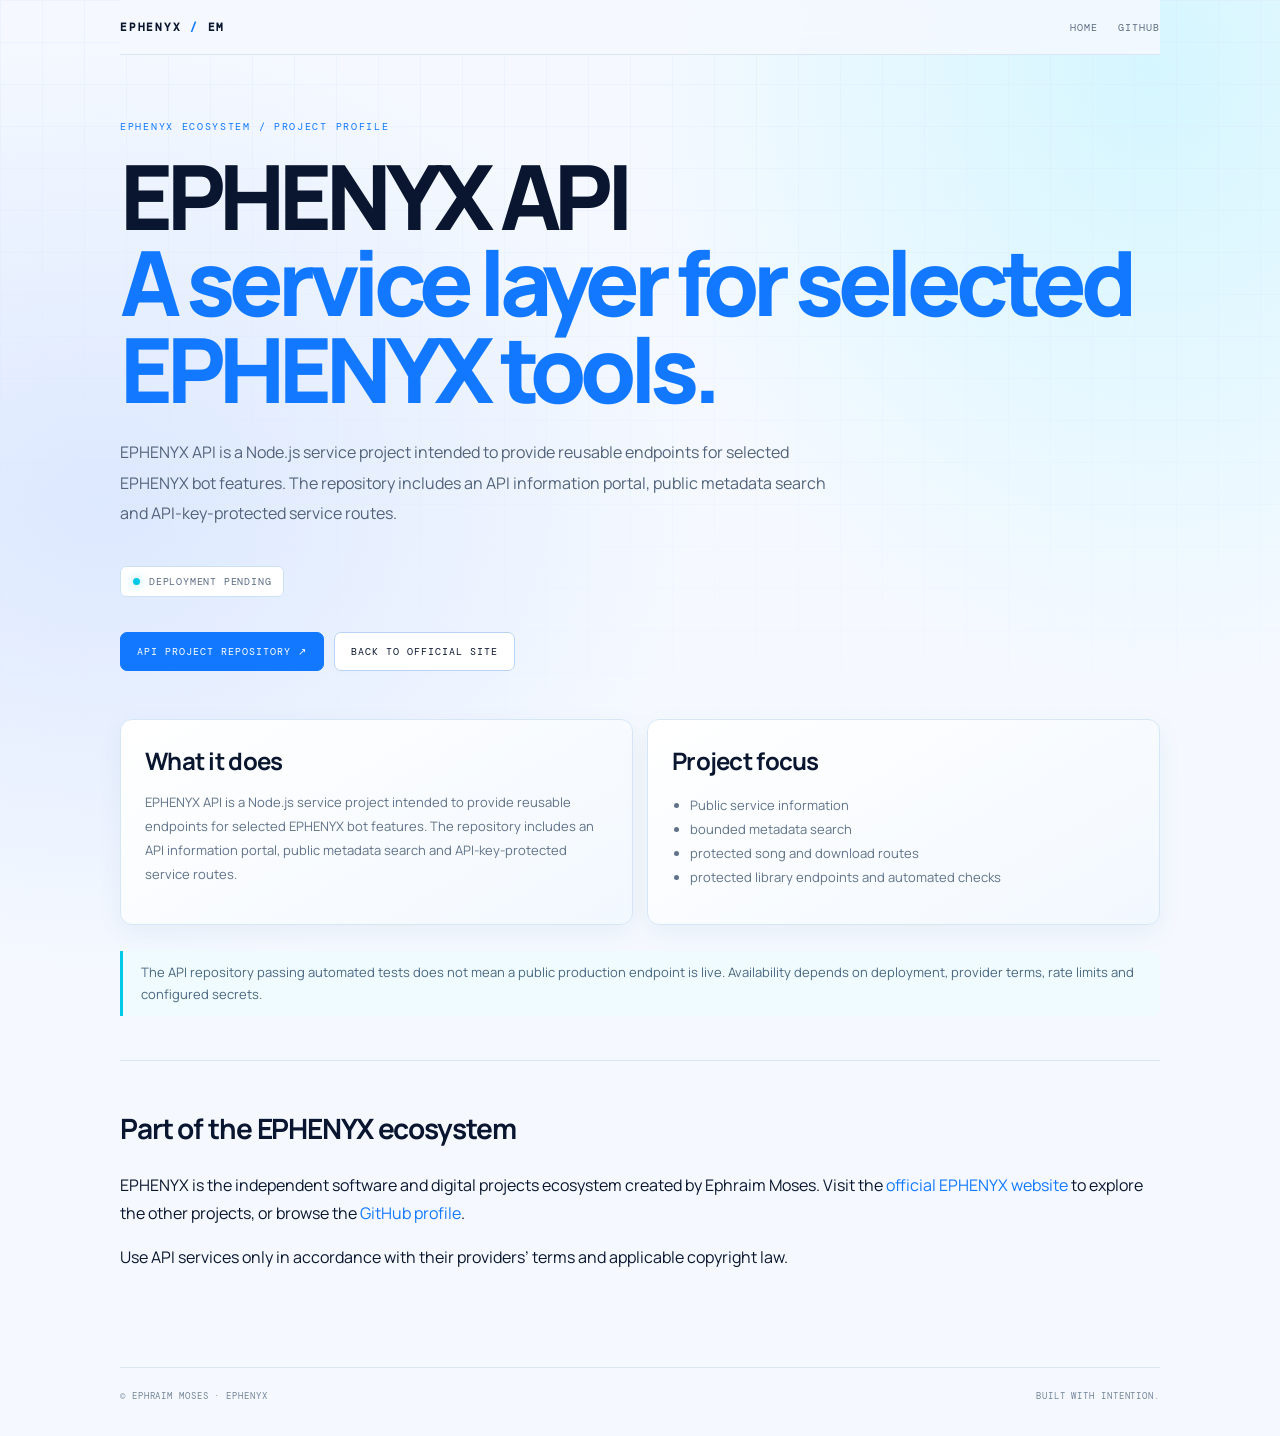
<file: api.html>
<!doctype html>
<html lang="en"><head><meta charset="utf-8"><meta name="viewport" content="width=device-width,initial-scale=1">
<title>EPHENYX API | Developer API Services</title><meta name="description" content="Explore EPHENYX API, a Node.js API project for selected media search, metadata and protected service integrations."><meta name="author" content="Ephraim Moses"><meta name="robots" content="index,follow"><meta name="theme-color" content="#f5f9ff">
<link rel="canonical" href="https://ephraimofc.github.io/EPHENYX/api.html"><link rel="stylesheet" href="project.css"><link rel="preconnect" href="https://fonts.googleapis.com"><link rel="preconnect" href="https://fonts.gstatic.com" crossorigin><link rel="stylesheet" href="https://fonts.googleapis.com/css2?family=DM+Mono&amp;family=Manrope:wght@300;400;600&amp;family=Playfair+Display:ital,wght@0,400;0,500;1,400&amp;display=swap">
<meta property="og:type" content="website"><meta property="og:title" content="EPHENYX API | Developer API Services"><meta property="og:description" content="Explore EPHENYX API, a Node.js API project for selected media search, metadata and protected service integrations."><meta property="og:url" content="https://ephraimofc.github.io/EPHENYX/api.html"><meta name="twitter:card" content="summary"><script type="application/ld+json">{"@context":"https://schema.org","@type":"WebPage","name":"EPHENYX API | Developer API Services","description":"Explore EPHENYX API, a Node.js API project for selected media search, metadata and protected service integrations.","url":"https://ephraimofc.github.io/EPHENYX/api.html","isPartOf":{"@type":"WebSite","name":"EPHENYX","url":"https://ephraimofc.github.io/EPHENYX/"},"author":{"@type":"Person","name":"Ephraim Moses","url":"https://ephraimofc.github.io/EPHENYX/"}}</script></head>
<body><div class="wrap"><header class="top"><a class="brand" href="./">EPHENYX <span>/</span> EM</a><nav><a href="./">Home</a><a href="https://github.com/EphraimOFC" target="_blank" rel="noopener noreferrer">GitHub</a></nav></header><main>
<div class="eyebrow">EPHENYX ECOSYSTEM / PROJECT PROFILE</div><h1>EPHENYX API<br><em>A service layer for selected EPHENYX tools.</em></h1><p class="lead">EPHENYX API is a Node.js service project intended to provide reusable endpoints for selected EPHENYX bot features. The repository includes an API information portal, public metadata search and API-key-protected service routes.</p><div class="status">Deployment pending</div><div class="actions"><a class="btn primary" href="https://github.com/EphraimOFC/EPHENYX-APIS" target="_blank" rel="noopener noreferrer">API project repository ↗</a><a class="btn" href="./">Back to official site</a></div>
<div class="grid"><article class="card"><h2>What it does</h2><p>EPHENYX API is a Node.js service project intended to provide reusable endpoints for selected EPHENYX bot features. The repository includes an API information portal, public metadata search and API-key-protected service routes.</p></article><article class="card"><h2>Project focus</h2><ul><li>Public service information</li><li>bounded metadata search</li><li>protected song and download routes</li><li>protected library endpoints and automated checks</li></ul></article></div>
<p class="note">The API repository passing automated tests does not mean a public production endpoint is live. Availability depends on deployment, provider terms, rate limits and configured secrets.</p><div class="more"><h2>Part of the EPHENYX ecosystem</h2><p>EPHENYX is the independent software and digital projects ecosystem created by Ephraim Moses. Visit the <a href="./">official EPHENYX website</a> to explore the other projects, or browse the <a href="https://github.com/EphraimOFC" target="_blank" rel="noopener noreferrer">GitHub profile</a>.</p><p>Use API services only in accordance with their providers’ terms and applicable copyright law.</p></div></main><footer><span>© Ephraim Moses · EPHENYX</span><span>Built with intention.</span></footer></div></body></html>
</file>
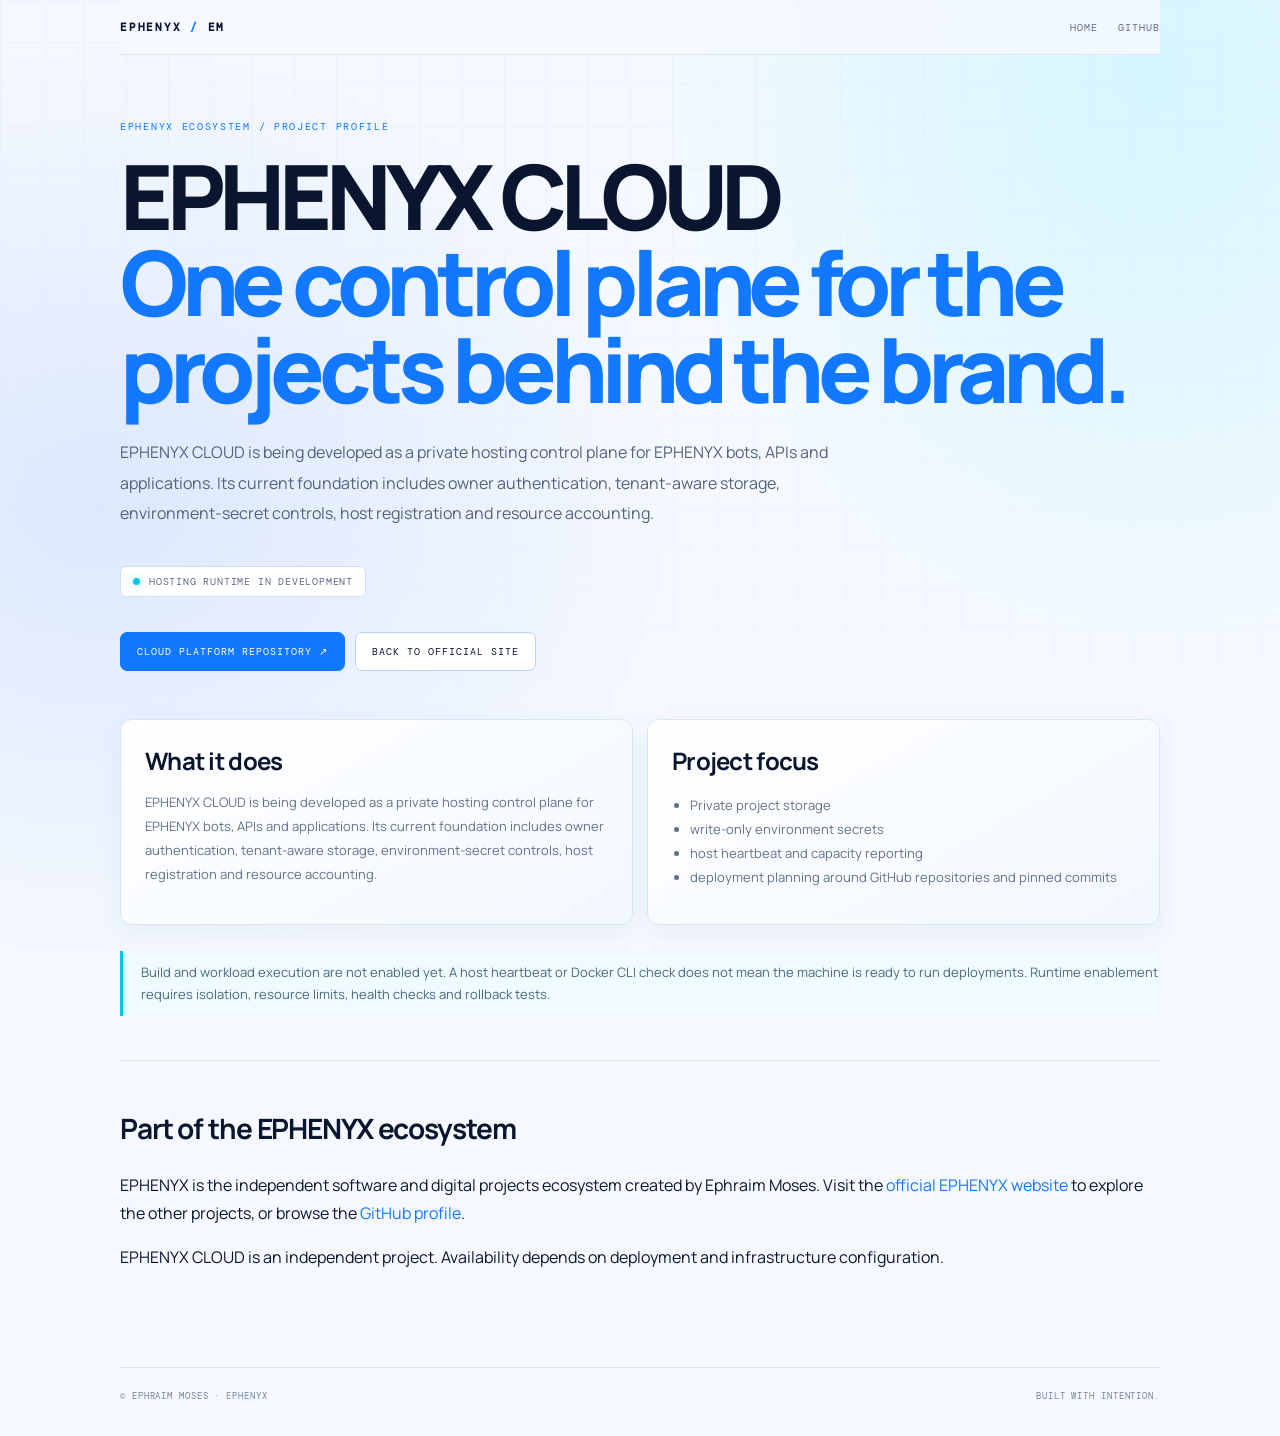
<file: cloud.html>
<!doctype html>
<html lang="en"><head><meta charset="utf-8"><meta name="viewport" content="width=device-width,initial-scale=1">
<title>EPHENYX CLOUD | Private Hosting Platform</title><meta name="description" content="Explore EPHENYX CLOUD, a private cloud hosting platform foundation for bot, API and application projects with GitHub-based deployment planned."><meta name="author" content="Ephraim Moses"><meta name="robots" content="index,follow"><meta name="theme-color" content="#f5f9ff">
<link rel="canonical" href="https://ephraimofc.github.io/EPHENYX/cloud.html"><link rel="stylesheet" href="project.css"><link rel="preconnect" href="https://fonts.googleapis.com"><link rel="preconnect" href="https://fonts.gstatic.com" crossorigin><link rel="stylesheet" href="https://fonts.googleapis.com/css2?family=DM+Mono&amp;family=Manrope:wght@300;400;600&amp;family=Playfair+Display:ital,wght@0,400;0,500;1,400&amp;display=swap">
<meta property="og:type" content="website"><meta property="og:title" content="EPHENYX CLOUD | Private Hosting Platform"><meta property="og:description" content="Explore EPHENYX CLOUD, a private cloud hosting platform foundation for bot, API and application projects with GitHub-based deployment planned."><meta property="og:url" content="https://ephraimofc.github.io/EPHENYX/cloud.html"><meta name="twitter:card" content="summary"><script type="application/ld+json">{"@context":"https://schema.org","@type":"WebPage","name":"EPHENYX CLOUD | Private Hosting Platform","description":"Explore EPHENYX CLOUD, a private cloud hosting platform foundation for bot, API and application projects with GitHub-based deployment planned.","url":"https://ephraimofc.github.io/EPHENYX/cloud.html","isPartOf":{"@type":"WebSite","name":"EPHENYX","url":"https://ephraimofc.github.io/EPHENYX/"},"author":{"@type":"Person","name":"Ephraim Moses","url":"https://ephraimofc.github.io/EPHENYX/"}}</script></head>
<body><div class="wrap"><header class="top"><a class="brand" href="./">EPHENYX <span>/</span> EM</a><nav><a href="./">Home</a><a href="https://github.com/EphraimOFC" target="_blank" rel="noopener noreferrer">GitHub</a></nav></header><main>
<div class="eyebrow">EPHENYX ECOSYSTEM / PROJECT PROFILE</div><h1>EPHENYX CLOUD<br><em>One control plane for the projects behind the brand.</em></h1><p class="lead">EPHENYX CLOUD is being developed as a private hosting control plane for EPHENYX bots, APIs and applications. Its current foundation includes owner authentication, tenant-aware storage, environment-secret controls, host registration and resource accounting.</p><div class="status">Hosting runtime in development</div><div class="actions"><a class="btn primary" href="https://github.com/EphraimOFC/EPHENYX-CLOUD" target="_blank" rel="noopener noreferrer">Cloud platform repository ↗</a><a class="btn" href="./">Back to official site</a></div>
<div class="grid"><article class="card"><h2>What it does</h2><p>EPHENYX CLOUD is being developed as a private hosting control plane for EPHENYX bots, APIs and applications. Its current foundation includes owner authentication, tenant-aware storage, environment-secret controls, host registration and resource accounting.</p></article><article class="card"><h2>Project focus</h2><ul><li>Private project storage</li><li>write-only environment secrets</li><li>host heartbeat and capacity reporting</li><li>deployment planning around GitHub repositories and pinned commits</li></ul></article></div>
<p class="note">Build and workload execution are not enabled yet. A host heartbeat or Docker CLI check does not mean the machine is ready to run deployments. Runtime enablement requires isolation, resource limits, health checks and rollback tests.</p><div class="more"><h2>Part of the EPHENYX ecosystem</h2><p>EPHENYX is the independent software and digital projects ecosystem created by Ephraim Moses. Visit the <a href="./">official EPHENYX website</a> to explore the other projects, or browse the <a href="https://github.com/EphraimOFC" target="_blank" rel="noopener noreferrer">GitHub profile</a>.</p><p>EPHENYX CLOUD is an independent project. Availability depends on deployment and infrastructure configuration.</p></div></main><footer><span>© Ephraim Moses · EPHENYX</span><span>Built with intention.</span></footer></div></body></html>
</file>
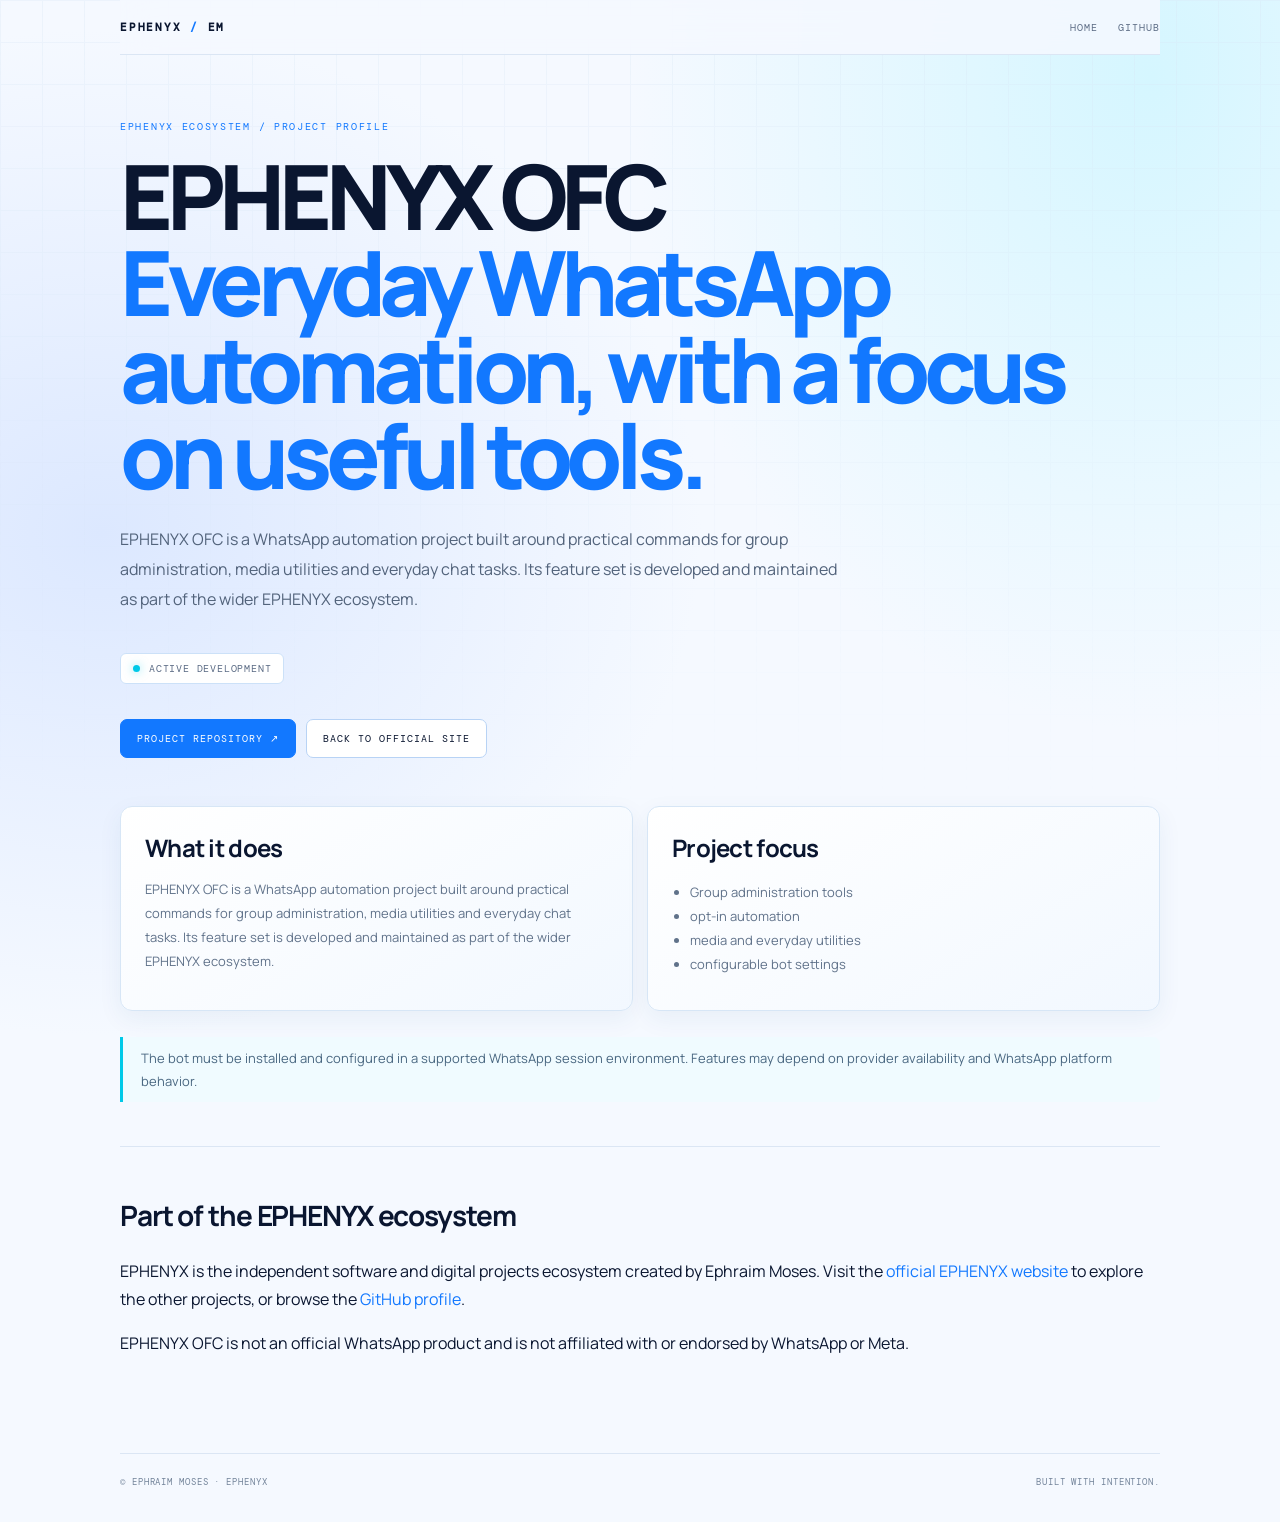
<file: ofc.html>
<!doctype html>
<html lang="en"><head><meta charset="utf-8"><meta name="viewport" content="width=device-width,initial-scale=1">
<title>EPHENYX OFC | WhatsApp Automation &amp; Utility Bot</title><meta name="description" content="Discover EPHENYX OFC, a WhatsApp automation project by Ephraim Moses featuring group tools, useful commands and practical chat utilities."><meta name="author" content="Ephraim Moses"><meta name="robots" content="index,follow"><meta name="theme-color" content="#f5f9ff">
<link rel="canonical" href="https://ephraimofc.github.io/EPHENYX/ofc.html"><link rel="stylesheet" href="project.css"><link rel="preconnect" href="https://fonts.googleapis.com"><link rel="preconnect" href="https://fonts.gstatic.com" crossorigin><link rel="stylesheet" href="https://fonts.googleapis.com/css2?family=DM+Mono&amp;family=Manrope:wght@300;400;600&amp;family=Playfair+Display:ital,wght@0,400;0,500;1,400&amp;display=swap">
<meta property="og:type" content="website"><meta property="og:title" content="EPHENYX OFC | WhatsApp Automation &amp; Utility Bot"><meta property="og:description" content="Discover EPHENYX OFC, a WhatsApp automation project by Ephraim Moses featuring group tools, useful commands and practical chat utilities."><meta property="og:url" content="https://ephraimofc.github.io/EPHENYX/ofc.html"><meta name="twitter:card" content="summary"><script type="application/ld+json">{"@context":"https://schema.org","@type":"WebPage","name":"EPHENYX OFC | WhatsApp Automation & Utility Bot","description":"Discover EPHENYX OFC, a WhatsApp automation project by Ephraim Moses featuring group tools, useful commands and practical chat utilities.","url":"https://ephraimofc.github.io/EPHENYX/ofc.html","isPartOf":{"@type":"WebSite","name":"EPHENYX","url":"https://ephraimofc.github.io/EPHENYX/"},"author":{"@type":"Person","name":"Ephraim Moses","url":"https://ephraimofc.github.io/EPHENYX/"}}</script></head>
<body><div class="wrap"><header class="top"><a class="brand" href="./">EPHENYX <span>/</span> EM</a><nav><a href="./">Home</a><a href="https://github.com/EphraimOFC" target="_blank" rel="noopener noreferrer">GitHub</a></nav></header><main>
<div class="eyebrow">EPHENYX ECOSYSTEM / PROJECT PROFILE</div><h1>EPHENYX OFC<br><em>Everyday WhatsApp automation, with a focus on useful tools.</em></h1><p class="lead">EPHENYX OFC is a WhatsApp automation project built around practical commands for group administration, media utilities and everyday chat tasks. Its feature set is developed and maintained as part of the wider EPHENYX ecosystem.</p><div class="status">Active development</div><div class="actions"><a class="btn primary" href="https://github.com/EphraimOFC/EPHENYX-OFC" target="_blank" rel="noopener noreferrer">Project repository ↗</a><a class="btn" href="./">Back to official site</a></div>
<div class="grid"><article class="card"><h2>What it does</h2><p>EPHENYX OFC is a WhatsApp automation project built around practical commands for group administration, media utilities and everyday chat tasks. Its feature set is developed and maintained as part of the wider EPHENYX ecosystem.</p></article><article class="card"><h2>Project focus</h2><ul><li>Group administration tools</li><li>opt-in automation</li><li>media and everyday utilities</li><li>configurable bot settings</li></ul></article></div>
<p class="note">The bot must be installed and configured in a supported WhatsApp session environment. Features may depend on provider availability and WhatsApp platform behavior.</p><div class="more"><h2>Part of the EPHENYX ecosystem</h2><p>EPHENYX is the independent software and digital projects ecosystem created by Ephraim Moses. Visit the <a href="./">official EPHENYX website</a> to explore the other projects, or browse the <a href="https://github.com/EphraimOFC" target="_blank" rel="noopener noreferrer">GitHub profile</a>.</p><p>EPHENYX OFC is not an official WhatsApp product and is not affiliated with or endorsed by WhatsApp or Meta.</p></div></main><footer><span>© Ephraim Moses · EPHENYX</span><span>Built with intention.</span></footer></div></body></html>
</file>
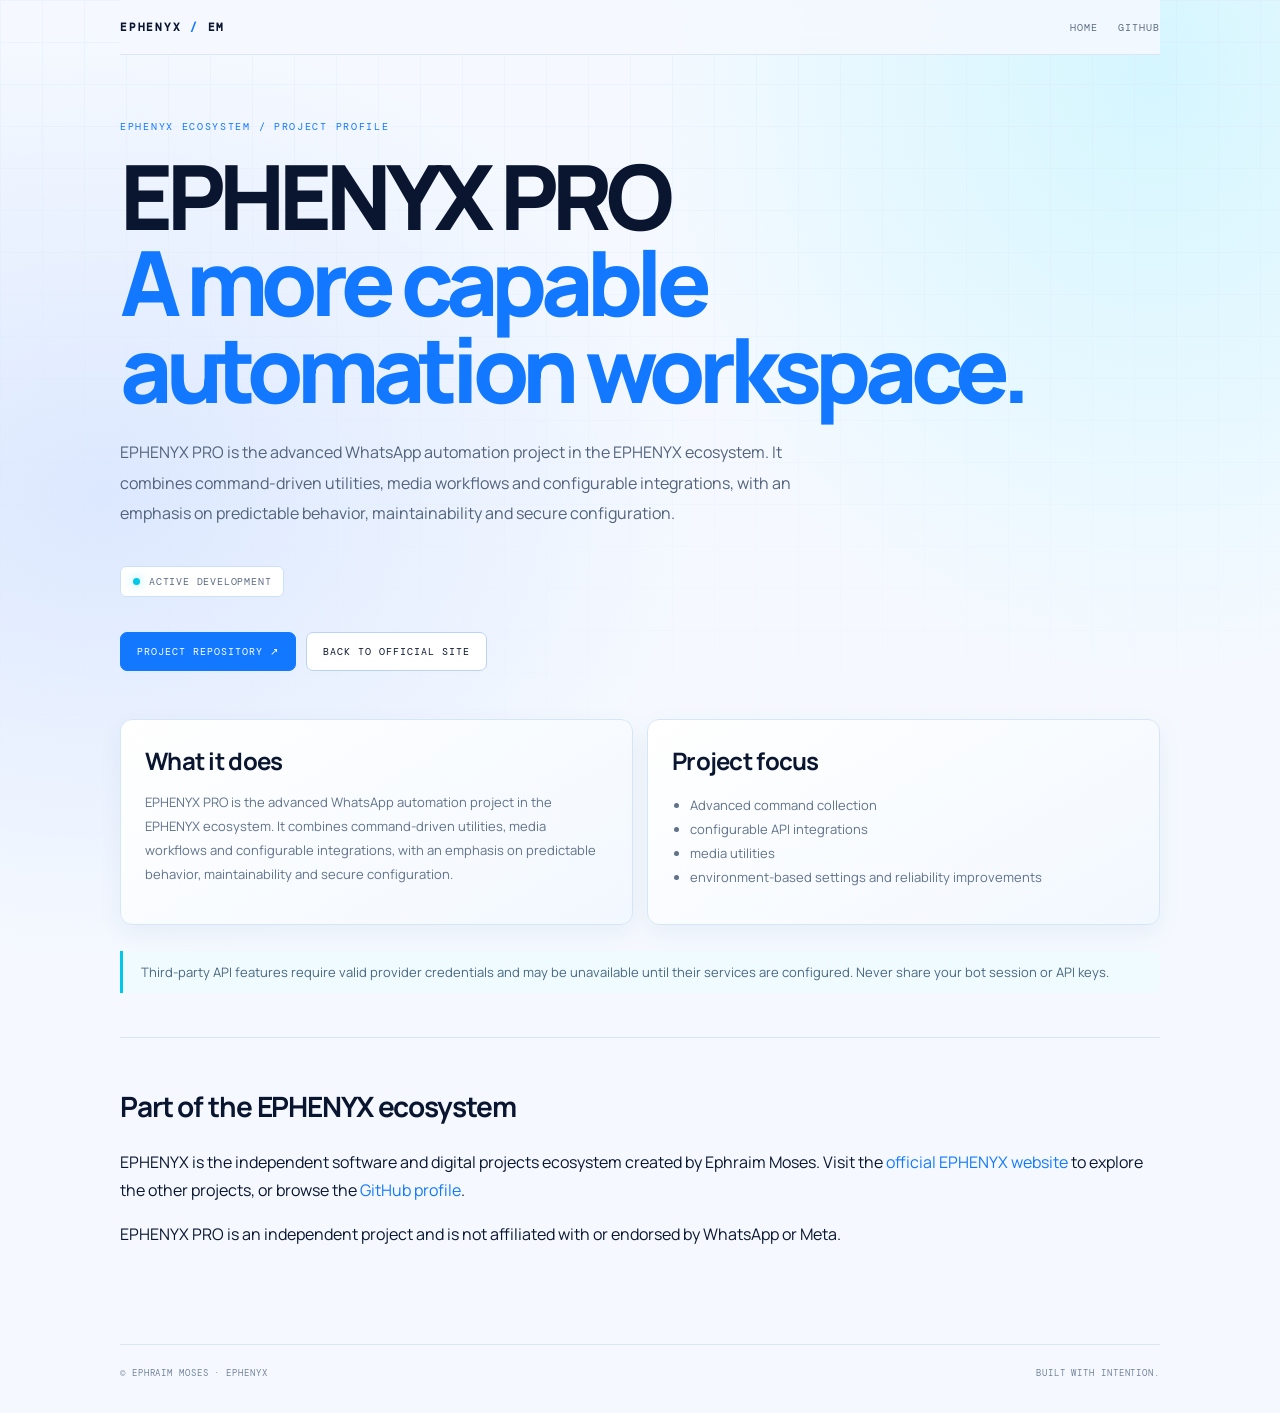
<file: pro.html>
<!doctype html>
<html lang="en"><head><meta charset="utf-8"><meta name="viewport" content="width=device-width,initial-scale=1">
<title>EPHENYX PRO | Premium WhatsApp Automation</title><meta name="description" content="Explore EPHENYX PRO, a premium WhatsApp automation project with advanced utilities, configurable integrations and a security-focused architecture."><meta name="author" content="Ephraim Moses"><meta name="robots" content="index,follow"><meta name="theme-color" content="#f5f9ff">
<link rel="canonical" href="https://ephraimofc.github.io/EPHENYX/pro.html"><link rel="stylesheet" href="project.css"><link rel="preconnect" href="https://fonts.googleapis.com"><link rel="preconnect" href="https://fonts.gstatic.com" crossorigin><link rel="stylesheet" href="https://fonts.googleapis.com/css2?family=DM+Mono&amp;family=Manrope:wght@300;400;600&amp;family=Playfair+Display:ital,wght@0,400;0,500;1,400&amp;display=swap">
<meta property="og:type" content="website"><meta property="og:title" content="EPHENYX PRO | Premium WhatsApp Automation"><meta property="og:description" content="Explore EPHENYX PRO, a premium WhatsApp automation project with advanced utilities, configurable integrations and a security-focused architecture."><meta property="og:url" content="https://ephraimofc.github.io/EPHENYX/pro.html"><meta name="twitter:card" content="summary"><script type="application/ld+json">{"@context":"https://schema.org","@type":"WebPage","name":"EPHENYX PRO | Premium WhatsApp Automation","description":"Explore EPHENYX PRO, a premium WhatsApp automation project with advanced utilities, configurable integrations and a security-focused architecture.","url":"https://ephraimofc.github.io/EPHENYX/pro.html","isPartOf":{"@type":"WebSite","name":"EPHENYX","url":"https://ephraimofc.github.io/EPHENYX/"},"author":{"@type":"Person","name":"Ephraim Moses","url":"https://ephraimofc.github.io/EPHENYX/"}}</script></head>
<body><div class="wrap"><header class="top"><a class="brand" href="./">EPHENYX <span>/</span> EM</a><nav><a href="./">Home</a><a href="https://github.com/EphraimOFC" target="_blank" rel="noopener noreferrer">GitHub</a></nav></header><main>
<div class="eyebrow">EPHENYX ECOSYSTEM / PROJECT PROFILE</div><h1>EPHENYX PRO<br><em>A more capable automation workspace.</em></h1><p class="lead">EPHENYX PRO is the advanced WhatsApp automation project in the EPHENYX ecosystem. It combines command-driven utilities, media workflows and configurable integrations, with an emphasis on predictable behavior, maintainability and secure configuration.</p><div class="status">Active development</div><div class="actions"><a class="btn primary" href="https://github.com/EphraimOFC/EPHENYXPRO" target="_blank" rel="noopener noreferrer">Project repository ↗</a><a class="btn" href="./">Back to official site</a></div>
<div class="grid"><article class="card"><h2>What it does</h2><p>EPHENYX PRO is the advanced WhatsApp automation project in the EPHENYX ecosystem. It combines command-driven utilities, media workflows and configurable integrations, with an emphasis on predictable behavior, maintainability and secure configuration.</p></article><article class="card"><h2>Project focus</h2><ul><li>Advanced command collection</li><li>configurable API integrations</li><li>media utilities</li><li>environment-based settings and reliability improvements</li></ul></article></div>
<p class="note">Third-party API features require valid provider credentials and may be unavailable until their services are configured. Never share your bot session or API keys.</p><div class="more"><h2>Part of the EPHENYX ecosystem</h2><p>EPHENYX is the independent software and digital projects ecosystem created by Ephraim Moses. Visit the <a href="./">official EPHENYX website</a> to explore the other projects, or browse the <a href="https://github.com/EphraimOFC" target="_blank" rel="noopener noreferrer">GitHub profile</a>.</p><p>EPHENYX PRO is an independent project and is not affiliated with or endorsed by WhatsApp or Meta.</p></div></main><footer><span>© Ephraim Moses · EPHENYX</span><span>Built with intention.</span></footer></div></body></html>
</file>
<file: assets/project.css>
:root{--bg:#090a09;--fg:#eae6dd;--gold:#c4a36b;--muted:#a2a097;--line:#282923;--serif:"Playfair Display",Georgia,serif;--mono:"DM Mono",monospace;--sans:"Manrope",Arial,sans-serif}*{box-sizing:border-box}body{margin:0;background:var(--bg);color:var(--fg);font-family:var(--sans);line-height:1.7;background-image:linear-gradient(90deg,transparent 49.9%,#151612 50%,transparent 50.1%);background-size:100% 100%;background-repeat:no-repeat}.wrap{width:min(900px,calc(100% - 36px));margin:auto}.top{display:flex;justify-content:space-between;gap:20px;align-items:center;padding:24px 0;border-bottom:1px solid var(--line)}.brand{font:11px var(--mono);letter-spacing:.3em;text-transform:uppercase;color:var(--fg);text-decoration:none}.brand span{color:var(--gold)}nav{display:flex;gap:20px;flex-wrap:wrap}nav a{font:10px var(--mono);letter-spacing:.12em;text-transform:uppercase;color:var(--muted);text-decoration:none}nav a:hover,.links a:hover{color:var(--gold)}main{padding:62px 0 70px}.eyebrow{font:10px var(--mono);letter-spacing:.22em;text-transform:uppercase;color:var(--gold)}h1{font:clamp(44px,8vw,78px)/1.05 var(--serif);font-weight:400;letter-spacing:-.035em;margin:20px 0}h1 em{color:var(--gold);font-style:normal}.lead{max-width:680px;font-size:15px;color:#b9b8b0;line-height:1.95}.panel{margin-top:34px;border:1px solid var(--line);background:linear-gradient(140deg,#131411,#0b0c0a);padding:24px}.panel h2{font:28px var(--serif);font-weight:400;margin:0 0 12px}.panel p{color:var(--muted);font-size:13px}.panel ul{color:#b9b8b0;padding-left:18px;font-size:13px}.status{display:inline-block;border:1px solid #5b4a30;padding:5px 10px;color:var(--gold);font:10px var(--mono);letter-spacing:.12em;text-transform:uppercase}.links{display:flex;flex-wrap:wrap;gap:12px;margin-top:26px}.links a{border:1px solid var(--line);padding:12px 16px;color:var(--fg);font:10px var(--mono);letter-spacing:.1em;text-decoration:none;text-transform:uppercase}.links a.primary{border-color:var(--gold)}footer{border-top:1px solid var(--line);padding:22px 0 32px;display:flex;justify-content:space-between;gap:15px;flex-wrap:wrap;color:#777;font:9px var(--mono);letter-spacing:.1em;text-transform:uppercase}@media(max-width:560px){.top{align-items:flex-start;flex-direction:column}main{padding:45px 0}h1{font-size:54px}.panel{padding:18px}}
</file>
<file: project.css>
:root{color-scheme:light;--bg:#f5f9ff;--panel:#fff;--fg:#0a1630;--muted:#5c6c85;--accent:#1278ff;--cyan:#00c9e8;--line:#dbe6f4;--sans:'Manrope',Arial,sans-serif;--mono:'DM Mono',monospace}*{box-sizing:border-box}html{scroll-behavior:smooth}body{margin:0;background:radial-gradient(ellipse at 90% 5%,#d5f6ff 0,transparent 32%),radial-gradient(ellipse at 8% 35%,#dce8ff 0,transparent 36%),var(--bg);color:var(--fg);font-family:var(--sans);line-height:1.75}body:before{content:"";position:fixed;inset:0;z-index:-1;pointer-events:none;background-image:linear-gradient(#d8e6f4 1px,transparent 1px),linear-gradient(90deg,#d8e6f4 1px,transparent 1px);background-size:42px 42px;opacity:.32;mask-image:linear-gradient(to bottom,black,transparent 90%)}.wrap{width:min(1040px,calc(100% - 40px));margin:auto}.top{display:flex;justify-content:space-between;align-items:center;padding:20px 0;border-bottom:1px solid var(--line);position:sticky;top:0;background:#f5f9ffdd;backdrop-filter:blur(16px);z-index:5}.brand{font:700 11px var(--mono);letter-spacing:.16em;color:var(--fg);text-decoration:none}.brand span{color:var(--accent)}.top nav{display:flex;gap:20px}.top nav a,.crumb{font:10px var(--mono);letter-spacing:.1em;text-transform:uppercase;color:var(--muted);text-decoration:none}.top nav a:hover,.crumb:hover{color:var(--accent)}main{padding:65px 0 80px}.eyebrow{font:10px var(--mono);letter-spacing:.17em;text-transform:uppercase;color:var(--accent)}h1{font:800 clamp(48px,8vw,90px)/.96 var(--sans);letter-spacing:-.07em;margin:20px 0 25px}h1 em{font-style:normal;color:var(--accent)}.lead{max-width:720px;color:#52637b;font-size:16px;line-height:1.9}.status{display:inline-flex;align-items:center;gap:9px;border:1px solid #cce1f8;border-radius:6px;background:#fff;padding:8px 12px;margin:22px 0 10px;color:var(--muted);font:10px var(--mono);letter-spacing:.08em;text-transform:uppercase}.status:before{content:"";width:7px;height:7px;border-radius:50%;background:var(--cyan);box-shadow:0 0 10px #00c9e880}.actions{display:flex;gap:10px;flex-wrap:wrap;margin:25px 0 48px}.btn{display:inline-block;padding:12px 16px;border:1px solid #b8d3f5;border-radius:7px;background:#fff;color:var(--fg);font:10px var(--mono);letter-spacing:.1em;text-decoration:none;text-transform:uppercase}.btn.primary{background:var(--accent);border-color:var(--accent);color:white}.btn:hover{filter:brightness(.97);transform:translateY(-1px)}.grid{display:grid;grid-template-columns:1fr 1fr;gap:14px}.card{border:1px solid #d7e6f6;border-radius:12px;background:linear-gradient(150deg,#fff,#f2f8ff);padding:24px;box-shadow:0 8px 25px #1c4d8010}.card h2{font:700 24px var(--sans);letter-spacing:-.03em;margin:0 0 10px}.card p,.card li{font-size:13px;color:#60728a;line-height:1.85}.card ul{padding-left:18px;margin-bottom:0}.note{border-left:3px solid var(--cyan);background:#f0fbff;border-radius:0 7px 7px 0;padding:10px 0 10px 18px;color:#496781;font-size:13px;margin:26px 0}.more{margin-top:44px;padding-top:25px;border-top:1px solid var(--line)}.more h2{font:700 28px var(--sans);letter-spacing:-.04em}.more a{color:var(--accent);text-decoration:none}.more a:hover{text-decoration:underline}footer{border-top:1px solid var(--line);padding:22px 0 34px;display:flex;justify-content:space-between;gap:15px;color:#73849a;font:9px var(--mono);letter-spacing:.1em;text-transform:uppercase}@media(max-width:650px){.top nav{gap:10px}.top nav a{font-size:8px}.grid{grid-template-columns:1fr}main{padding:48px 0 60px}.lead{font-size:15px}footer{flex-direction:column}}\na:focus-visible{outline:3px solid var(--cyan);outline-offset:3px}@media(prefers-reduced-motion:reduce){html{scroll-behavior:auto}*,*:before,*:after{animation:none!important;transition:none!important}}
</file>
